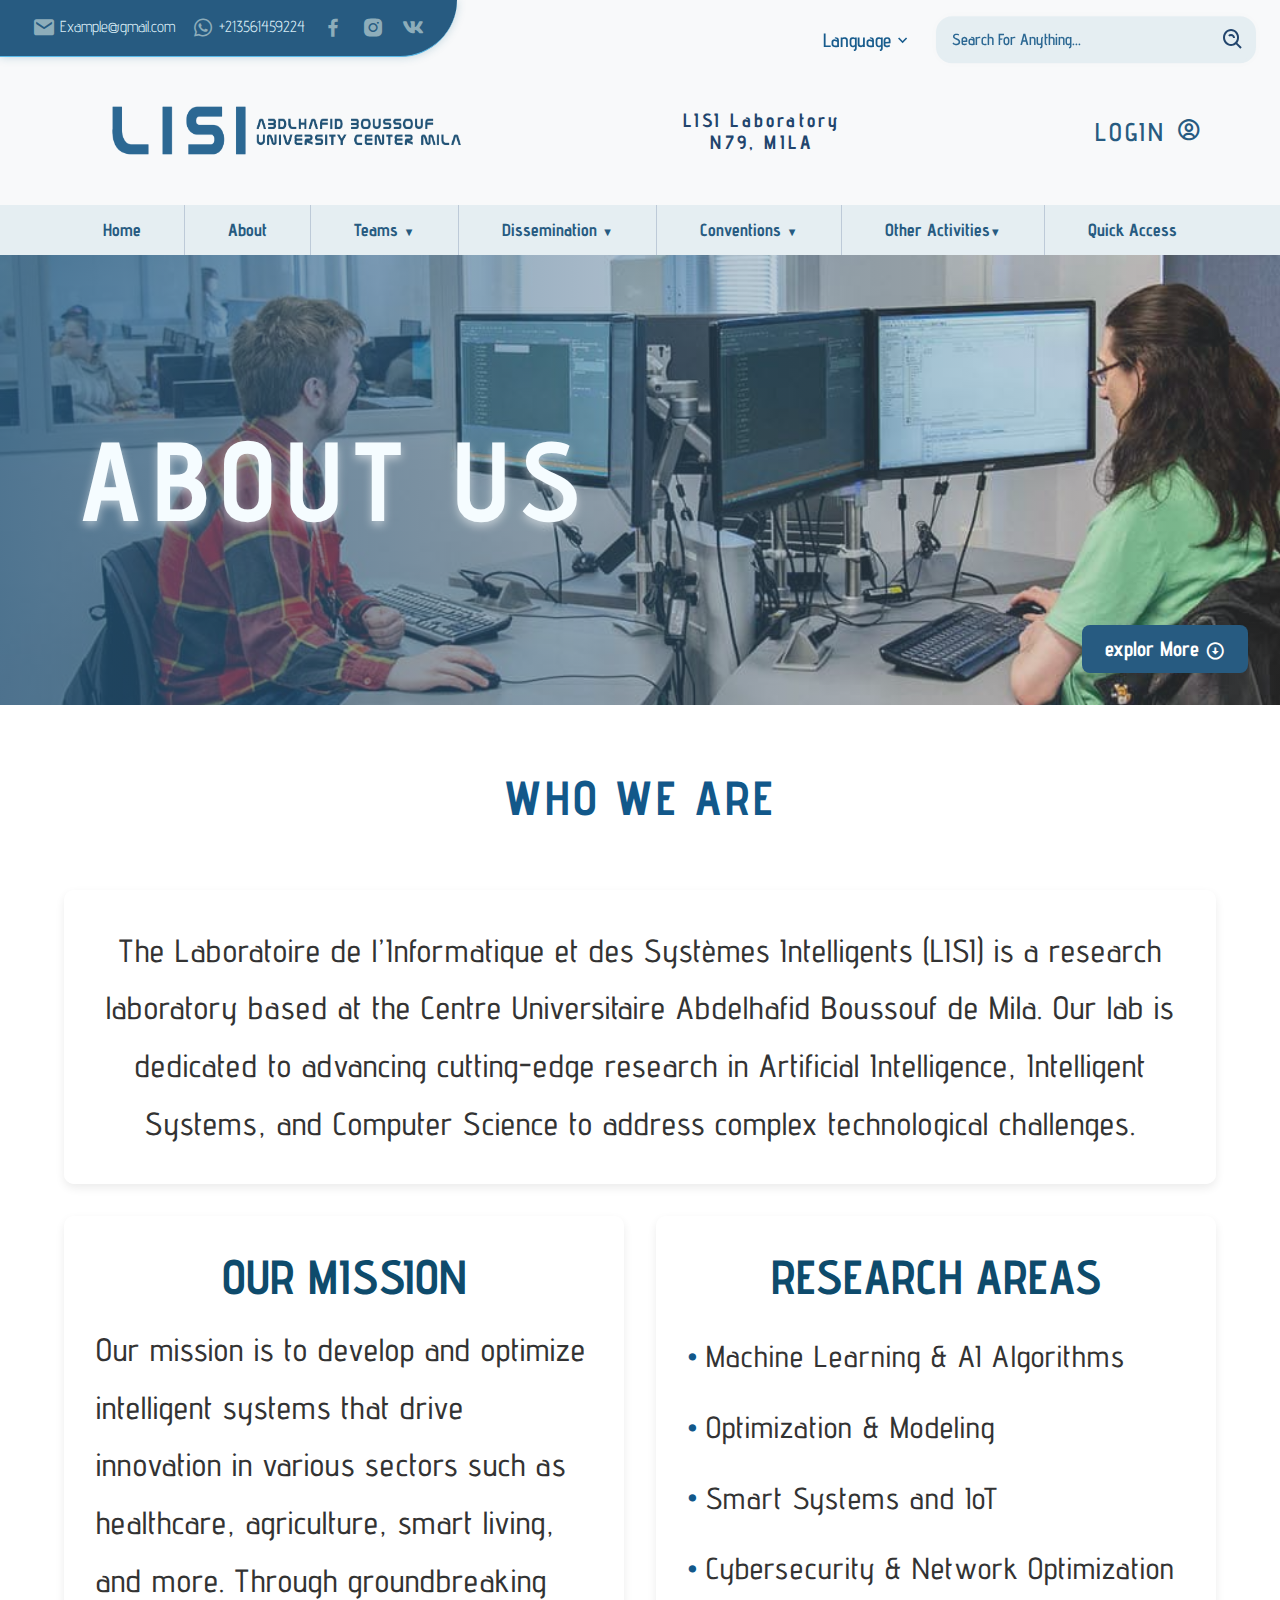
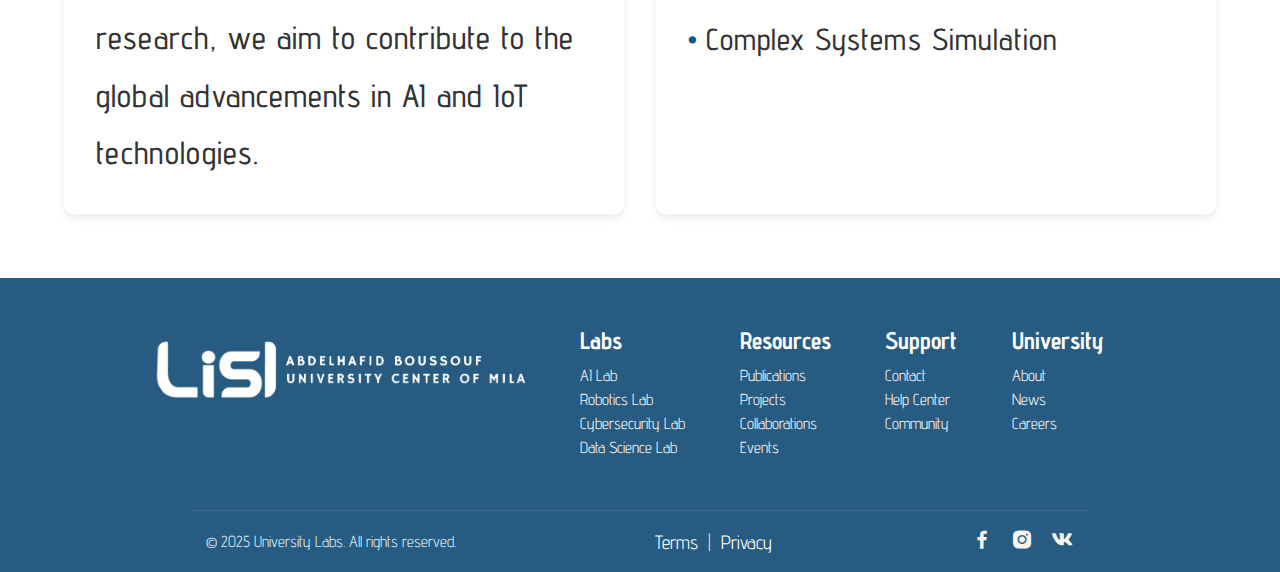
<file: about.html>
<!DOCTYPE html>
<html lang="en">

<head>
    <meta charset="UTF-8">
    <meta name="viewport" content="width=device-width, initial-scale=1.0">
    <title>LISI | About</title>
    <link rel="stylesheet" href="style.css">
    <link rel="stylesheet" href="aboutstyle.css">
    <link rel="stylesheet" href="responsive.css">
    <link href='https://unpkg.com/boxicons@2.1.4/css/boxicons.min.css' rel='stylesheet'>
    <link rel="stylesheet"
        href="https://fonts.googleapis.com/css2?family=Material+Symbols+Outlined:opsz,wght,FILL,GRAD@24,400,0,0&icon_names=widgets" />
    <link rel="preload" as="Image" href="Data/other/main.jpg">
</head>

<body>
    <!--Loading Screen-->
    <div id="loading-screen">
        <div class="loader"></div>
    </div>
    <!--Top Bar-->
    <div class="top-bar">
        <div class="leftlist">
            <span><i class='bx bxs-envelope'></i> Example@gmail.com</span>
            <span><i class='bx bxl-whatsapp'></i> +213561459224</span>
            <a href="#"><i class='bx bxl-facebook'></i></a>
            <a href="#"><i class='bx bxl-instagram-alt'></i></a>
            <a href="#"><i class='bx bxl-vk'></i></a>
        </div>
        <div class="rightlist">
            <!-- Language Dropdown -->
            <div class="lang">
                <label class="lang-btn">Language <i class='bx bx-chevron-down'></i></label>
                <ul class="lang-menu">
                    <li><a href="#">English</a></li>
                    <li><a href="#">Arabic</a></li>
                    <li><a href="#">Français</a></li>
                </ul>
            </div>
            <!-- Search Box -->
            <div class="searchbox">
                <input type="search" name="search" placeholder="Search For Anything...">
                <i class='bx bx-search-alt'></i>
            </div>
        </div>
    </div>
    <!--Header Menu-->
    <header>
        <div class="logo">
            <a href="index.html"><img src="Data/LOGO/LOGO MODERN1.png"></a>
        </div>
        <div class="location">
            <p>LISI Laboratory <br>N79, MILA</br></p>
        </div>
        <div class="login">
            <a href="login.html" class="loginlink"> <button>LOGIN <i class='bx bx-user-circle'></i></button></a>
        </div>

        <div class="mobile-nav">
            <div class="menu-open-close">
                <i id="menuicon" class='bx bx-menu-alt-right'></i>
            </div>
            <div class="menu" id="menu">
                <i id="xicon" class='bx bx-x'></i>
                <ul>
                    <li><a href="index.html"><i class='bx bx-arrow-back'></i> HOME</a></li>
                    <li><a href="about.html"><i class='bx bx-arrow-back'></i> ABOUT</a></li>
                    <li><a href="index.html#teams-container"><i class='bx bx-arrow-back'></i> TEAMS</a></li>
                    <li><a href="dissemination.html"><i class='bx bx-arrow-back'></i> DISSEMINATION</a></li>
                    <li><a href="conventions.html"><i class='bx bx-arrow-back'></i> CONVENTIONS</a></li>
                    <li><a href="activities.html"><i class='bx bx-arrow-back'></i> OTHER ACTIVITIES</a></li>
                    <li><a href="#"><i class='bx bx-search'></i> Search</a></li>
                    <li><a href="#"><i class='bx bx-globe'></i> Language</a></li>
                    <li><a href="login.html"><i class='bx bx-log-in'></i> LOGIN</a></li>
                </ul>
            </div>
        </div>
    </header>
    <!--Navigation menu-->
    <nav>
        <ul class="flist">
            <li><a href="index.html">Home</a></li>
            <li><a href="about.html">About</a></li>
            <li class="dropdown">
                <a href="index.html#teams-container">Teams <span>▼</span></a>
                <ul class="dropdown-menu">
                    <li class="dropdownsub"><a href="#">Optima <span>►</span></a>
                        <ul class="dropdown-submenu">
                            <li><a href="team.html#team-general">Discription</a></li>
                            <li><a href="team.html#team-goals">Goels</a></li>
                            <li><a href="team.html#team-members">Members</a></li>
                        </ul>
                    </li>
                    <li class="dropdownsub"><a href="#">Team <span>►</span></a>
                        <ul class="dropdown-submenu">
                            <li><a href="#"> Discription</a></li>
                            <li><a href="#">Goels</a></li>
                            <li><a href="#">Members</a></li>
                        </ul>
                    </li>
                    <li class="dropdownsub"><a href="#">Team <span>►</span></a>
                        <ul class="dropdown-submenu">
                            <li><a href="#"> Discription</a></li>
                            <li><a href="#">Goels</a></li>
                            <li><a href="#">Members</a></li>
                        </ul>
                    </li>
                    <li class="dropdownsub"><a href="#">Team <span>►</span></a>
                        <ul class="dropdown-submenu">
                            <li><a href="#"> Discription</a></li>
                            <li><a href="#">Goels</a></li>
                            <li><a href="#">Members</a></li>
                        </ul>
                    </li>
                </ul>
            </li>
            <li class="dropdown">
                <a href="#">Dissemination <span>▼</span></a>
                <ul class="dropdown-menu">
                    <li><a href="#">Conferences</a></li>
                    <li><a href="#">Journals</a></li>
                    <li><a href="#">Books</a></li>
                </ul>
            </li>
            <li class="dropdown">
                <a href="#">Conventions <span>▼</span></a>
                <ul class="dropdown-menu">
                    <li><a href="#">National</a></li>
                    <li><a href="#">InterNational</a></li>
                </ul>
            </li>
            <li class="dropdown">
                <a href="#">Other Activities<span>▼</span></a>
                <ul class="dropdown-menu">
                    <li><a href="#">National Couf</a></li>
                    <li><a href="#">InterNational Couf</a></li>
                </ul>
            </li>
            <li class="dropdown"><a href="#">Quick Access</a>
                <ul class="dropdown-menu">
                    <li><a href="#firstsection"><i class='bx bxs-book-bookmark'></i> Discription </a></li>
                    <li><a href="#news-section"><i class='bx bx-news'></i> News</a></li>
                    <li><a href="#current-labs"><i class='bx bxs-component'></i> Labs</a></li>
                    <li><a href="#teams-container"><i class='bx bxs-group'></i> Teams</a></li>
                    <li><a href="#footer"><i class='bx bxs-contact'></i> Contacts</a></li>
                </ul>
            </li>
        </ul>
    </nav>

    <section class="mainsection">
        <p>ABOUT US</p>
        <div class="explor">
            <label>explor More <i class='bx bx-down-arrow-circle'></i></label>
        </div>
    </section>

    <div id="about-container" class="about-container">

        <div class="title">
            <h1>Who We Are</h1>
        </div>

        <div class="Discription" id="Discription">
            <p>The Laboratoire de l’Informatique et des Systèmes Intelligents (LISI) is a research laboratory based at
                the Centre Universitaire Abdelhafid Boussouf de Mila. Our lab is dedicated to advancing cutting-edge
                research in Artificial Intelligence, Intelligent Systems, and Computer Science to address complex
                technological challenges.</p>
        </div>

        <div class="mission" id="mission">
            <h2>Our Mission</h2>
            <p>Our mission is to develop and optimize intelligent systems that drive innovation in various sectors such
                as healthcare, agriculture, smart living, and more. Through groundbreaking research, we aim to
                contribute to the global advancements in AI and IoT technologies.</p>
        </div>

        <div class="research">
            <h2>Research Areas</h2>
            <ul>
                <li>Machine Learning & AI Algorithms</li>
                <li>Optimization & Modeling</li>
                <li>Smart Systems and IoT</li>
                <li>Cybersecurity & Network Optimization</li>
                <li>Complex Systems Simulation</li>
            </ul>
        </div>

    </div>

    <!-- Footer -->
    <div class="footer_container" id="footer">
        <footer class="footer">
            <div class="footer-content">
                <div class="footer-top">
                    <div class="whitelogo">
                        <img src="Data/LOGO/logowhite.png" alt="University Labs Logo">
                    </div>
                    <div class="footer-columns">
                        <div class="footer-column">
                            <strong>Labs</strong>
                            <a href="#">AI Lab</a>
                            <a href="#">Robotics Lab</a>
                            <a href="#">Cybersecurity Lab</a>
                            <a href="#">Data Science Lab</a>
                        </div>
                        <div class="footer-column">
                            <strong>Resources</strong>
                            <a href="#">Publications</a>
                            <a href="#">Projects</a>
                            <a href="#">Collaborations</a>
                            <a href="#">Events</a>
                        </div>
                        <div class="footer-column">
                            <strong>Support</strong>
                            <a href="#">Contact</a>
                            <a href="#">Help Center</a>
                            <a href="#">Community</a>
                        </div>
                        <div class="footer-column">
                            <strong>University</strong>
                            <a href="#">About</a>
                            <a href="#">News</a>
                            <a href="#">Careers</a>
                        </div>
                    </div>
                </div>
            </div>
            <div class="footer-bottom">
                <span>&copy; 2025 University Labs. All rights reserved.</span>
                <div class="footer-links">
                    <a href="#">Terms</a> | <a href="#">Privacy</a>
                </div>
                <div class="footer-social">
                    <a href="#"><i class='bx bxl-facebook'></i></a>
                    <a href="#"><i class='bx bxl-instagram-alt'></i></a>
                    <a href="#"><i class='bx bxl-vk'></i></a>
                </div>
            </div>
        </footer>
    </div>

    <script src="main.js"></script>
</body>

</html>
</file>
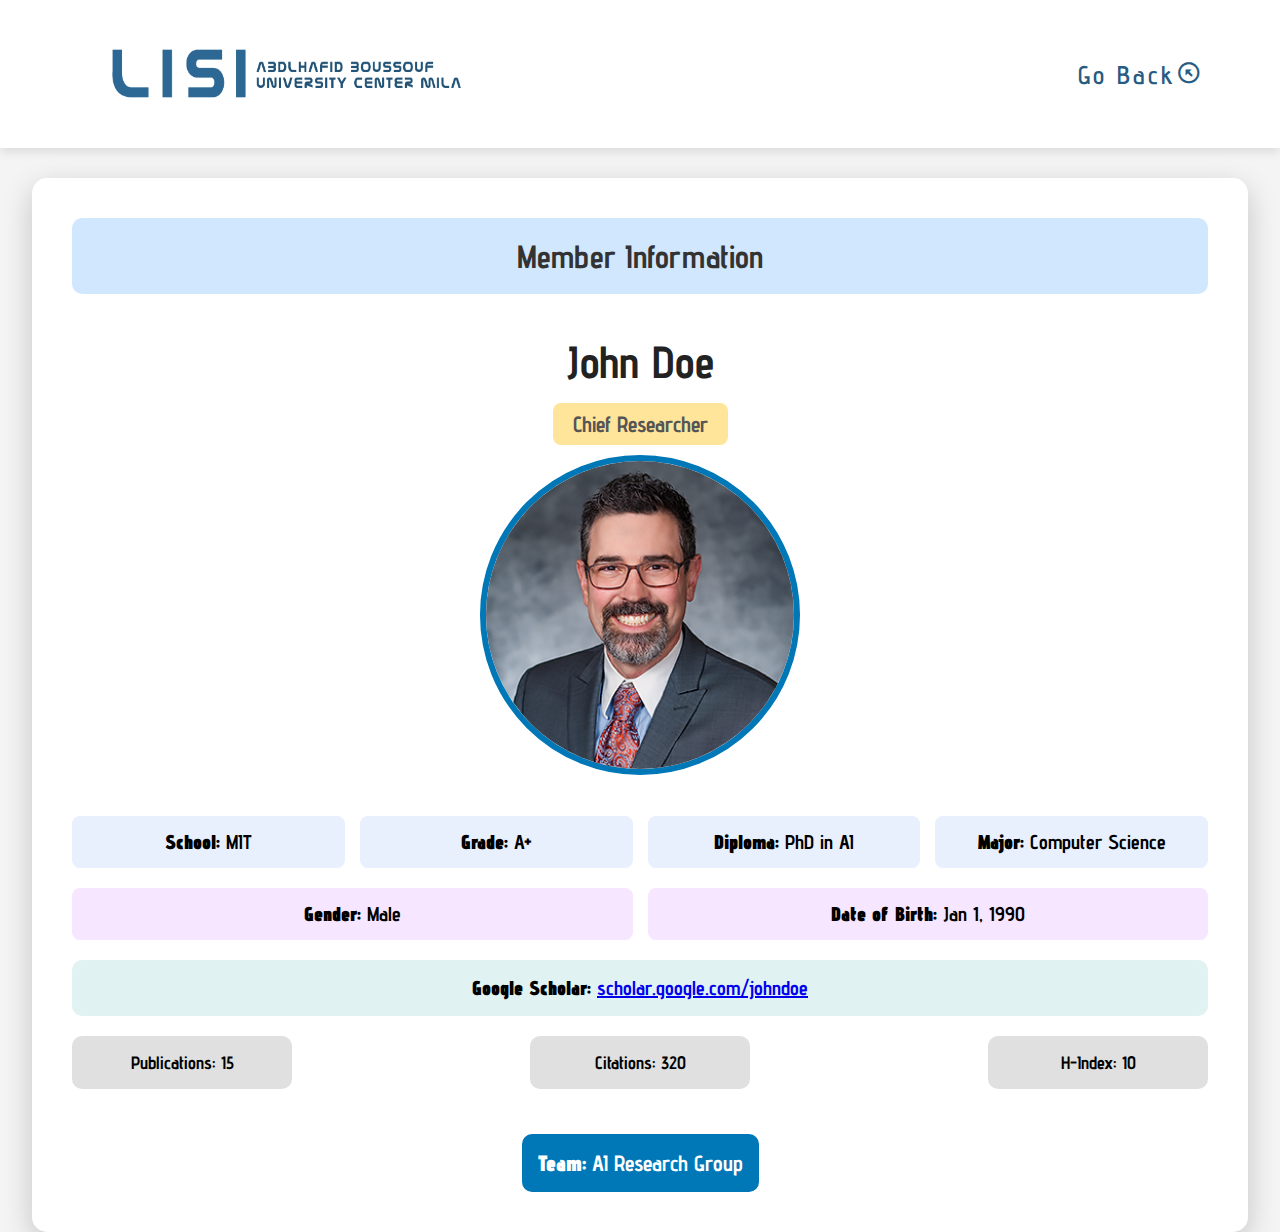
<file: member.html>
<!DOCTYPE html>
<html lang="en">

<head>
    <meta charset="UTF-8">
    <meta name="viewport" content="width=device-width, initial-scale=1.0">
    <title>LISI | Home</title>
    <link rel="stylesheet" href="style.css">
    <link rel="stylesheet" href="member.css">
    <link rel="stylesheet" href="responsive.css">
    <link href='https://unpkg.com/boxicons@2.1.4/css/boxicons.min.css' rel='stylesheet'>
    <link rel="stylesheet"
        href="https://fonts.googleapis.com/css2?family=Material+Symbols+Outlined:opsz,wght,FILL,GRAD@24,400,0,0&icon_names=widgets" />
    <link rel="preload" as="image" href="Data/other/main.jpg">
    <link rel="preload" as="image" href="Data/other/main.png">
    <link rel="preload" as="image" href="Data/other/main3.jpg">
    <link rel="preload" as="image" href="Data/other/main4.jpg">
    <link rel="preload" as="image" href="Data/other/main5.jpg">
    <link rel="preload" as="image" href="Data/other/main6.jpg">
    <script src="main.js"></script>
</head>
<body>
    <!--Loading Screen-->
    <div id="loading-screen">
        <div class="loader"></div>
    </div>
 
    
    <!--Header Menu-->
    <header>
        <div class="logo">
            <img src="Data/LOGO/LOGO MODERN1.png">
        </div>
        <div class="goback">
            <a href="index.html" class="goback"> <button>Go Back<i class='bx bx-left-top-arrow-circle'></i></button></a>
        </div>
    </header>
    <div class="container">
        <div class="profile-card">
            <!-- 📢 Member Information Title -->
            <div class="member-info-title">Member Information</div>
    
            <!-- 📸 Profile Image + Name in One Column -->
            <div class="profile-image-container">
                <h2>John Doe</h2>
                <p class="member-role">Chief Researcher</p> <!-- 🔥 Role Added Here -->
                <img src="Data/members/tets.jfif" alt="Member Photo" class="profile-img">
            </div>
    
            <div class="profile-content">
                <!-- 🏫 School, Grade, Diploma, Major in One Row -->
                <div class="profile-row">
                    <p><strong>School:</strong> MIT</p>
                    <p><strong>Grade:</strong> A+</p>
                    <p><strong>Diploma:</strong> PhD in AI</p>
                    <p><strong>Major:</strong> Computer Science</p>
                </div>
    
                <!-- 👫 Gender & Date of Birth in One Row -->
                <div class="personal-info">
                    <p><strong>Gender:</strong> Male</p>
                    <p><strong>Date of Birth:</strong> Jan 1, 1990</p>
                </div>
    
                <!-- 🔹 Google Scholar -->
                <div class="google-scholar">
                    <p><strong>Google Scholar:</strong> 
                        <a href="#" target="_blank">scholar.google.com/johndoe</a>
                    </p>
                </div>
    
                <!-- 📊 Stats -->
                <div class="stats">
                    <div><i class="fa-solid fa-file"></i> Publications: 15</div>
                    <div><i class="fa-solid fa-quote-right"></i> Citations: 320</div>
                    <div><i class="fa-solid fa-chart-line"></i> H-Index: 10</div>
                </div>
    
                <!-- 🎯 Highlighted Team Section (NOW INSIDE THE CARD) -->
                <div class="team-info">
                    <p><strong>Team:</strong> AI Research Group</p>
                </div>
            </div>
        </div>
    </div>
    
    
    
</body>
</file>
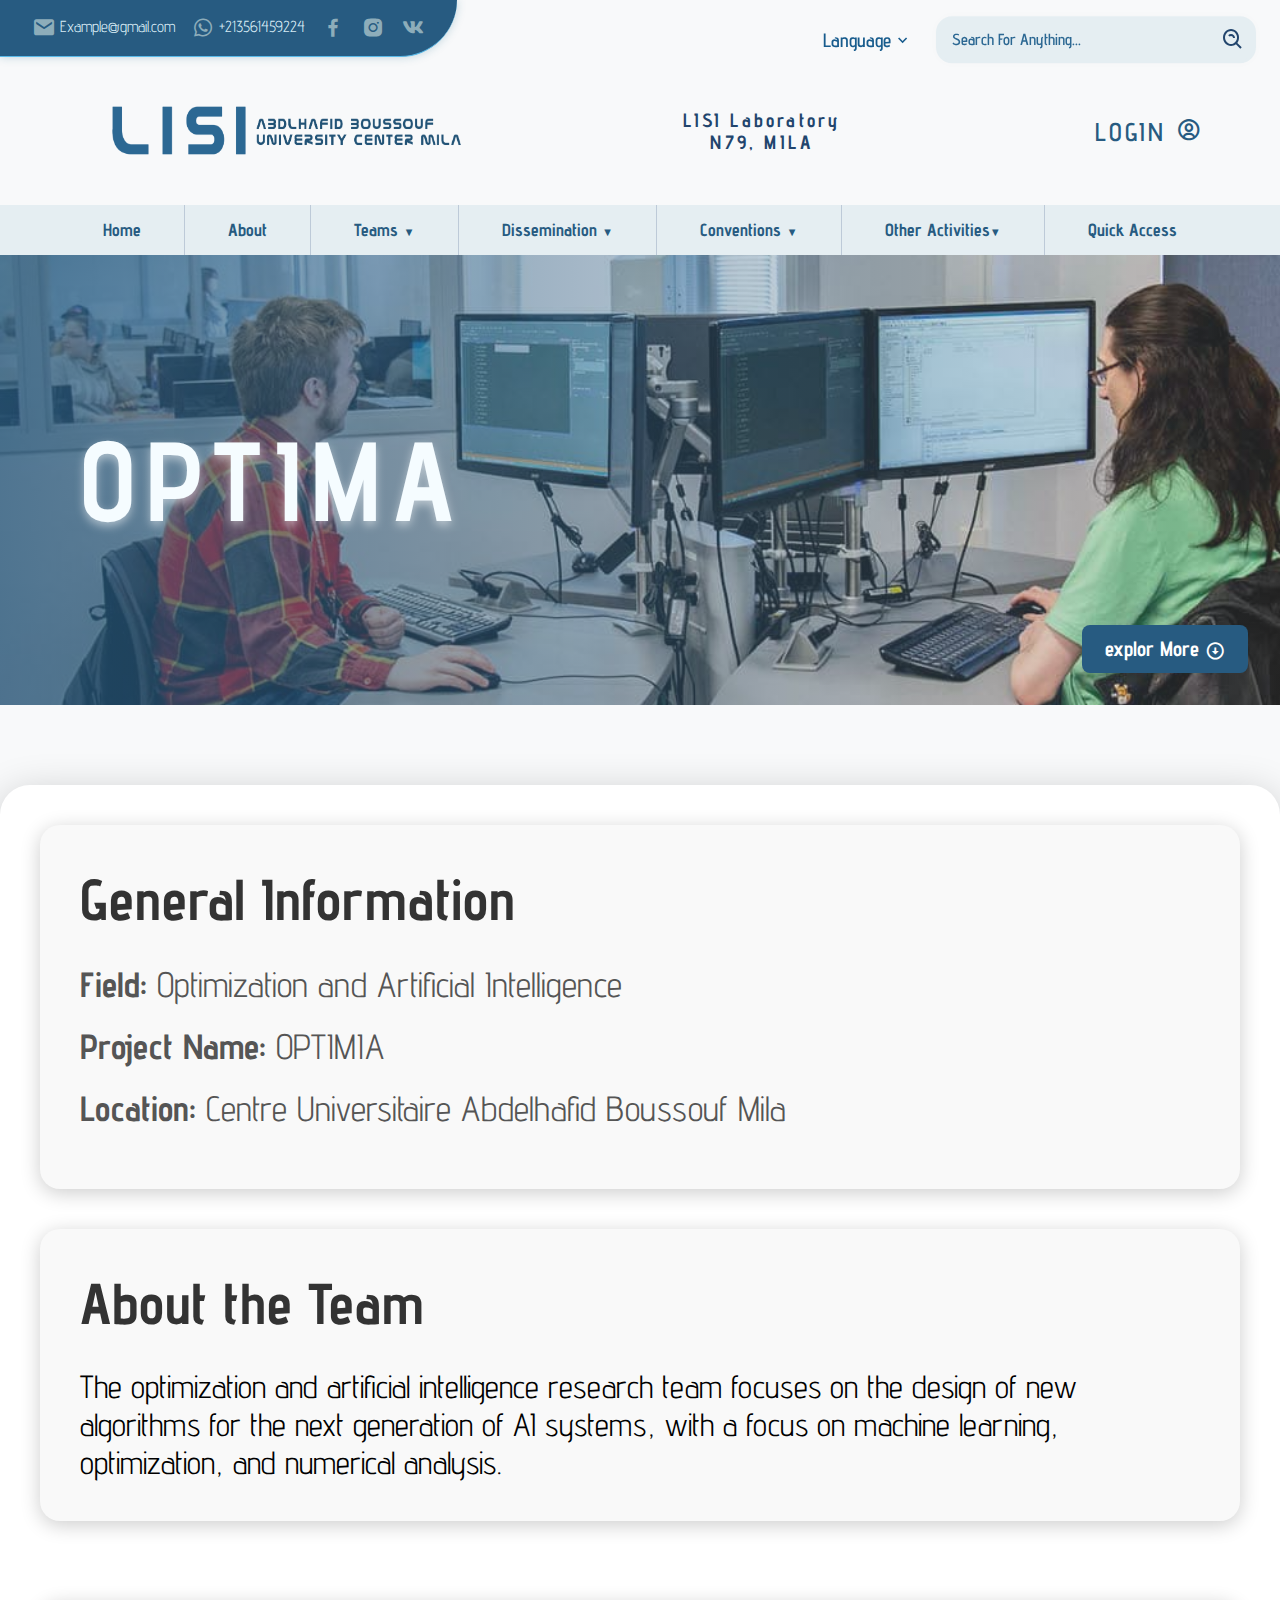
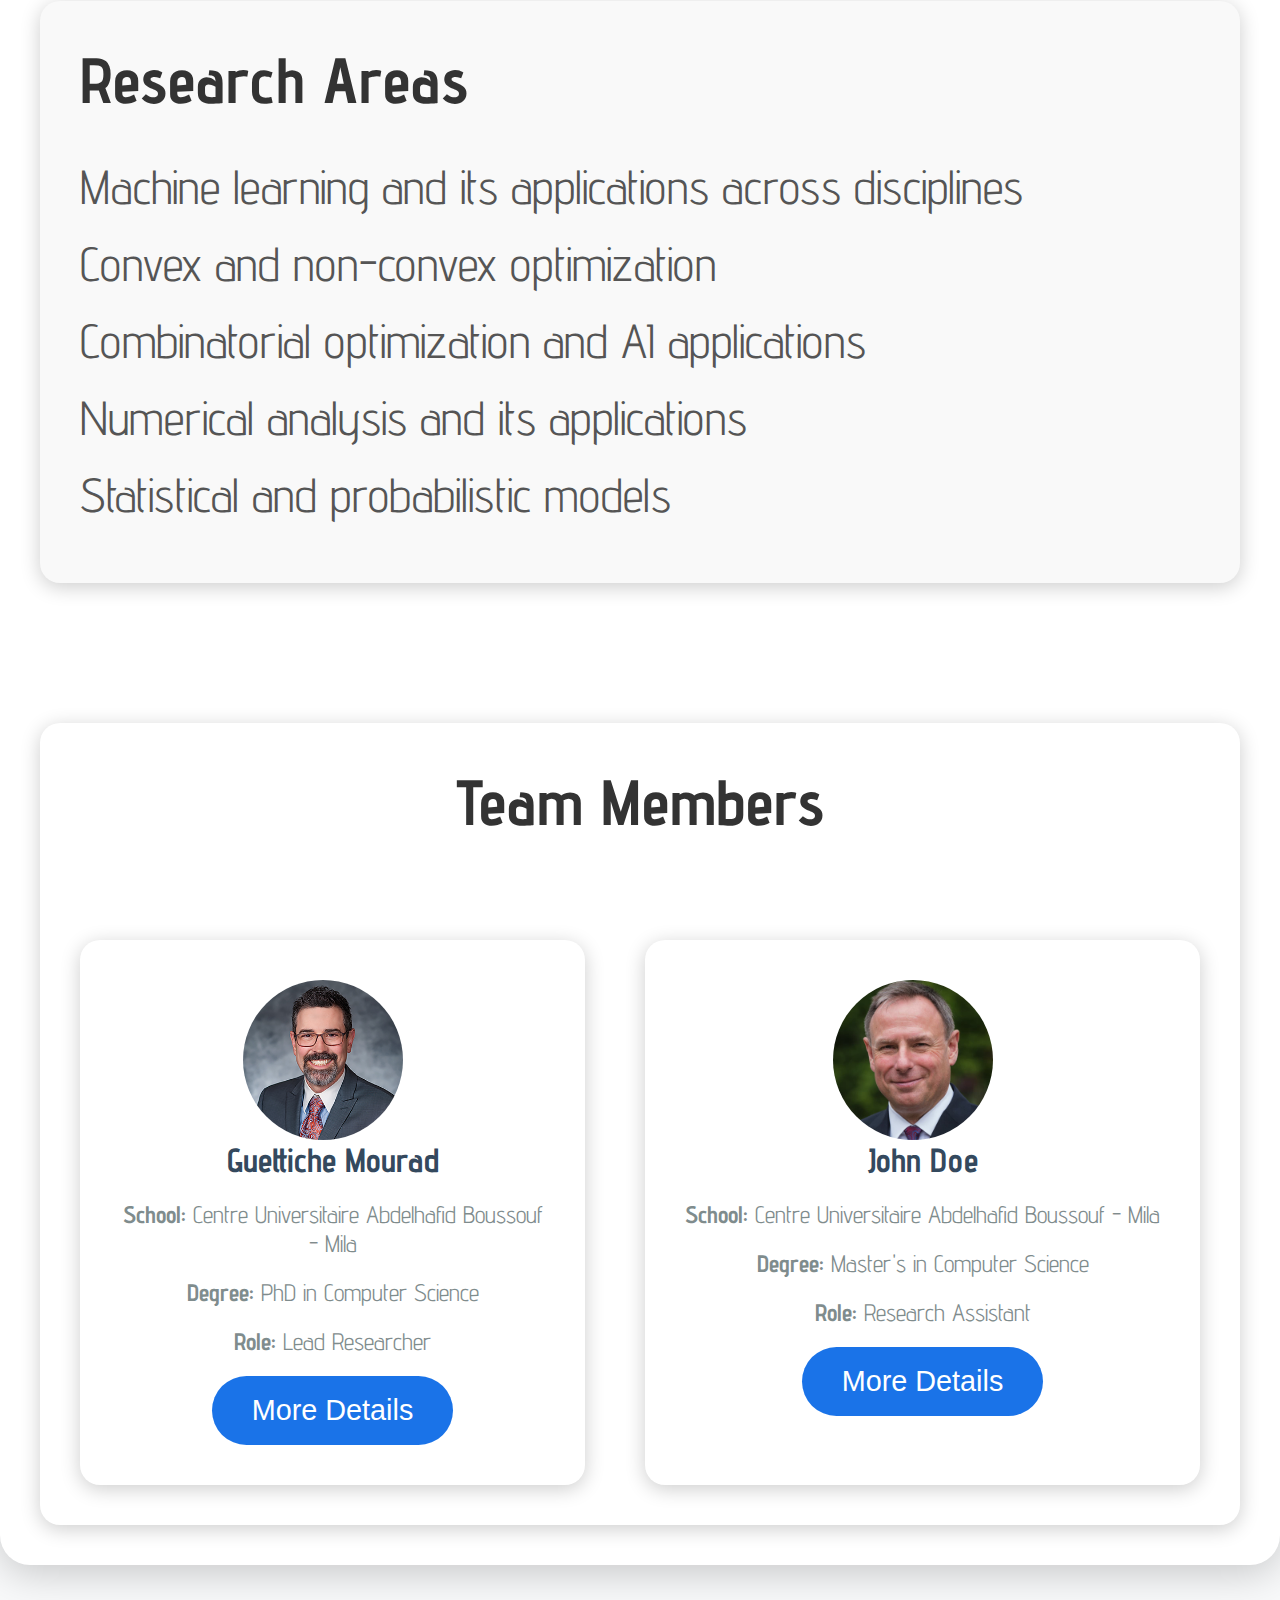
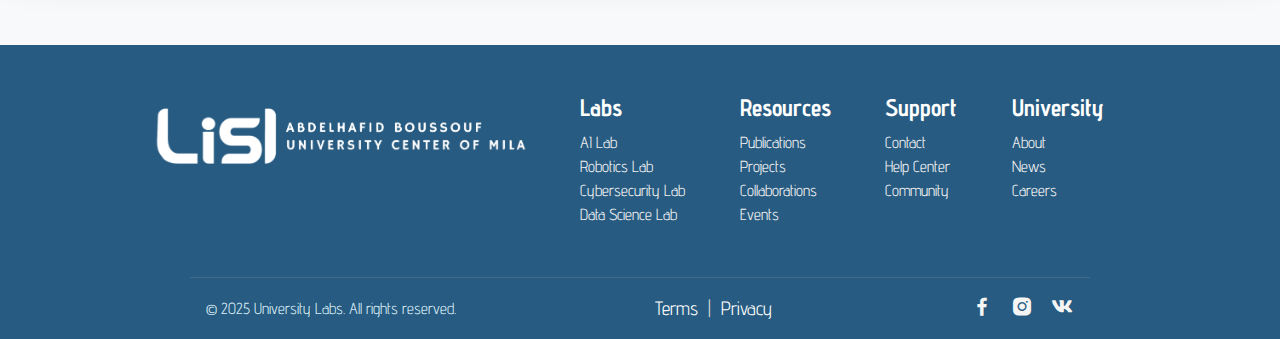
<file: team.html>
<!DOCTYPE html>
<html lang="en">

<head>
    <meta charset="UTF-8">
    <meta name="viewport" content="width=device-width, initial-scale=1.0">
    <title>LISI | Team</title>
    <link rel="stylesheet" href="style.css">
    <link rel="stylesheet" href="teamstyle.css">
    <link rel="stylesheet" href="responsive.css">
    <link href='https://unpkg.com/boxicons@2.1.4/css/boxicons.min.css' rel='stylesheet'>
    <link rel="stylesheet"
        href="https://fonts.googleapis.com/css2?family=Material+Symbols+Outlined:opsz,wght,FILL,GRAD@24,400,0,0&icon_names=widgets" />
    <link rel="preload" as="Image" href="Data/other/main.jpg">
</head>

<body>
    <!--Loading Screen-->
    <div id="loading-screen">
        <div class="loader"></div>
    </div>
    <!--Top Bar-->
    <div class="top-bar">
        <div class="leftlist">
            <span><i class='bx bxs-envelope'></i> Example@gmail.com</span>
            <span><i class='bx bxl-whatsapp'></i> +213561459224</span>
            <a href="#"><i class='bx bxl-facebook'></i></a>
            <a href="#"><i class='bx bxl-instagram-alt'></i></a>
            <a href="#"><i class='bx bxl-vk'></i></a>
        </div>
        <div class="rightlist">
            <!-- Language Dropdown -->
            <div class="lang">
                <label class="lang-btn">Language <i class='bx bx-chevron-down'></i></label>
                <ul class="lang-menu">
                    <li><a href="#">English</a></li>
                    <li><a href="#">Arabic</a></li>
                    <li><a href="#">Français</a></li>
                </ul>
            </div>
            <!-- Search Box -->
            <div class="searchbox">
                <input type="search" name="search" placeholder="Search For Anything...">
                <i class='bx bx-search-alt'></i>
            </div>
        </div>
    </div>
    <!--Header Menu-->
    <header>
        <div class="logo">
            <a href="index.html"><img src="Data/LOGO/LOGO MODERN1.png"></a> 
                </div>
        <div class="location">
            <p>LISI Laboratory <br>N79, MILA</br></p>
        </div>
        <div class="login">
            <a href="login.html" class="loginlink"> <button>LOGIN <i class='bx bx-user-circle'></i></button></a>
        </div>

        <div class="mobile-nav" >
            <div class="menu-open-close"> 
                <i id="menuicon"  class='bx bx-menu-alt-right'></i>
            </div>
            <div class="menu" id="menu">
                <i id="xicon" class='bx bx-x' ></i>
                <ul>
                    <li><a href="index.html"><i class='bx bx-arrow-back'></i> HOME</a></li>
                    <li><a href="about.html"><i class='bx bx-arrow-back'></i> ABOUT</a></li>
                    <li><a href="index.html#teams-container"><i class='bx bx-arrow-back'></i> TEAMS</a></li>
                    <li><a href="dissemination.html"><i class='bx bx-arrow-back'></i> DISSEMINATION</a></li>
                    <li><a href="conventions.html"><i class='bx bx-arrow-back'></i> CONVENTIONS</a></li>
                    <li><a href="activities.html"><i class='bx bx-arrow-back'></i> OTHER ACTIVITIES</a></li>
                    <li><a href="#"><i class='bx bx-search'></i> Search</a></li>
                    <li><a href="#"><i class='bx bx-globe'></i> Language</a></li>
                    <li><a href="login.html"><i class='bx bx-log-in'></i> LOGIN</a></li>
                </ul>
            </div>
        </div>
    </header>
    <!--Navigation menu-->
    <nav>
        <ul class="flist">
            <li><a href="index.html">Home</a></li>
            <li><a href="about.html">About</a></li>
            <li class="dropdown">
                <a href="index.html#teams-container">Teams <span>▼</span></a>
                <ul class="dropdown-menu">
                    <li class="dropdownsub"><a href="#">Optima  <span>►</span></a>
                        <ul class="dropdown-submenu">
                            <li><a href="team.html#team-general" >Discription</a></li>
                            <li><a href="team.html#team-goals">Goels</a></li>
                            <li><a href="team.html#team-members">Members</a></li>
                        </ul>
                    </li>
                    <li class="dropdownsub"><a href="#">Team <span>►</span></a>
                        <ul class="dropdown-submenu">
                            <li><a href="#"> Discription</a></li>
                            <li><a href="#">Goels</a></li>
                            <li><a href="#">Members</a></li>
                        </ul>
                    </li>
                    <li class="dropdownsub"><a href="#">Team <span>►</span></a>
                        <ul class="dropdown-submenu">
                            <li><a href="#"> Discription</a></li>
                            <li><a href="#">Goels</a></li>
                            <li><a href="#">Members</a></li>
                        </ul>
                    </li>
                    <li class="dropdownsub"><a href="#">Team <span>►</span></a>
                        <ul class="dropdown-submenu">
                            <li><a href="#"> Discription</a></li>
                            <li><a href="#">Goels</a></li>
                            <li><a href="#">Members</a></li>
                        </ul>
                    </li>
                </ul>
            </li>
            <li class="dropdown">
                <a href="#">Dissemination <span>▼</span></a>
                <ul class="dropdown-menu">
                    <li><a href="#">Conferences</a></li>
                    <li><a href="#">Journals</a></li>
                    <li><a href="#">Books</a></li>
                </ul>
            </li>
            <li class="dropdown">
                <a href="#">Conventions <span>▼</span></a>
                <ul class="dropdown-menu">
                    <li><a href="#">National</a></li>
                    <li><a href="#">InterNational</a></li>
                </ul>
            </li>
            <li class="dropdown">
                <a href="#">Other Activities<span>▼</span></a>
                <ul class="dropdown-menu">
                    <li><a href="#">National Couf</a></li>
                    <li><a href="#">InterNational Couf</a></li>
                </ul>
            </li>
            <li class="dropdown"><a href="#">Quick Access</a>
                <ul class="dropdown-menu">
                    <li><a href="#firstsection"><i class='bx bxs-book-bookmark'></i> Discription </a></li>
                    <li><a href="#news-section"><i class='bx bx-news'></i> News</a></li>
                    <li><a href="#current-labs"><i class='bx bxs-component'></i> Labs</a></li>
                    <li><a href="#teams-container"><i class='bx bxs-group'></i> Teams</a></li>
                    <li><a href="#footer"><i class='bx bxs-contact'></i> Contacts</a></li>
                </ul>
            </li>
        </ul>
    </nav>
    <section class="mainsection">
        <p>OPTIMA</p>
        <div class="explor">
            <label>explor More <i class='bx bx-down-arrow-circle'></i></label>
        </div>
    </section>

    <div class="team-page">
        <div class="team-general-about">
            <div class="team-general" id="team-general">
                <h2>General Information</h2>
                <ul>
                    <li><strong>Field:</strong> Optimization and Artificial Intelligence</li>
                    <li><strong>Project Name:</strong> OPTIMIA</li>
                    <li><strong>Location:</strong> Centre Universitaire Abdelhafid Boussouf Mila</li>
                </ul>
            </div>
    
            <div class="team-description">
                <h3>About the Team</h3>
                <p>The optimization and artificial intelligence research team focuses on the design of new algorithms for the next generation of AI systems, with a focus on machine learning, optimization, and numerical analysis.</p>
            </div>
        </div>
    
        <div class="team-goals" id="team-goals">
            <h3>Research Areas</h3>
            <ul>
                <li>Machine learning and its applications across disciplines</li>
                <li>Convex and non-convex optimization</li>
                <li>Combinatorial optimization and AI applications</li>
                <li>Numerical analysis and its applications</li>
                <li>Statistical and probabilistic models</li>
            </ul>
        </div>
    
        <div class="team-members" id="team-members">
            <h2>Team Members</h2>
            <div class="member-item">
                <div class="photo">
                    <img src="Data/members/tets.jfif" alt="Guettiche Mourad">
                </div>
                <div class="member-info">
                    <h4>Guettiche Mourad</h4>
                    <p><strong>School:</strong> Centre Universitaire Abdelhafid Boussouf - Mila</p>
                    <p><strong>Degree:</strong> PhD in Computer Science</p>
                    <p><strong>Role:</strong> Lead Researcher</p>
                  <a href="member.html"><button class="more-details">More Details</button></a>  
                </div>
            </div>
            <div class="member-item">
                <div class="photo">
                    <img src="Data/members/john-innes.jpg" alt="John Doe">
                </div>
                <div class="member-info">
                    <h4>John Doe</h4>
                    <p><strong>School:</strong> Centre Universitaire Abdelhafid Boussouf - Mila</p>
                    <p><strong>Degree:</strong> Master's in Computer Science</p>
                    <p><strong>Role:</strong> Research Assistant</p>
                    <button class="more-details">More Details</button>
                </div>
            </div>
        </div>
        
    </div>
    <div class="footer_container" id="footer">
        <footer class="footer">
            <div class="footer-content">
                <div class="footer-top">
                    <div class="whitelogo">
                        <img src="Data/LOGO/logowhite.png" alt="University Labs Logo">
                    </div>
                    <div class="footer-columns">
                        <div class="footer-column">
                            <strong>Labs</strong>
                            <a href="#">AI Lab</a>
                            <a href="#">Robotics Lab</a>
                            <a href="#">Cybersecurity Lab</a>
                            <a href="#">Data Science Lab</a>
                        </div>
                        <div class="footer-column">
                            <strong>Resources</strong>
                            <a href="#">Publications</a>
                            <a href="#">Projects</a>
                            <a href="#">Collaborations</a>
                            <a href="#">Events</a>
                        </div>
                        <div class="footer-column">
                            <strong>Support</strong>
                            <a href="#">Contact</a>
                            <a href="#">Help Center</a>
                            <a href="#">Community</a>
                        </div>
                        <div class="footer-column">
                            <strong>University</strong>
                            <a href="#">About</a>
                            <a href="#">News</a>
                            <a href="#">Careers</a>
                        </div>
                    </div>
                </div>
            </div>
            <div class="footer-bottom">
                <span>&copy; 2025 University Labs. All rights reserved.</span>
                <div class="footer-links">
                    <a href="#">Terms</a> | <a href="#">Privacy</a>
                </div>
                <div class="footer-social">
                    <a href="#"><i class='bx bxl-facebook'></i></a>
                    <a href="#"><i class='bx bxl-instagram-alt'></i></a>
                    <a href="#"><i class='bx bxl-vk'></i></a>
                </div>
            </div>
        </footer>
    </div>
    <script src="main.js"></script>
<script src="team.js"></script>


</body>

</html>
</file>
<file: style.css>
@import url('https://fonts.googleapis.com/css2?family=Advent+Pro:ital,wght@0,100..900;1,100..900&display=swap');

html {
    scroll-behavior: smooth;
}

* {
    box-sizing: border-box;
    padding: 0;
    margin: 0;
}



::-webkit-scrollbar {
    width: 12px;
}


::-webkit-scrollbar-track {
    background: rgba(216, 216, 216, 0.164);
}


::-webkit-scrollbar-thumb {
    background-color: rgba(170, 170, 170, 0.724);
    border-radius: 15px;
    border: 2px solid #20151500;
    transition: all .2s ease-in-out;
}


::-webkit-scrollbar-thumb:hover {
    background-color: rgb(0, 101, 183);
}


body {
    background-color: #f8f9fa;
    overflow-x: hidden;
    font-family: "Advent Pro", sans-serif !important;
}


#loading-screen {
    position: fixed;
    width: 100%;
    height: 100%;
    background: #edf1f3;
    display: flex;
    justify-content: center;
    align-items: center;
    font-size: 24px;
    z-index: 9999;
    transition: opacity 1s ease-in-out;
}


.loader {
    width: 50px;
    height: 50px;
    border: 5px solid transparent;
    border-top: 5px solid #2c6893;
    border-radius: 50%;
    animation: spin 1s linear infinite;
}


@keyframes spin {
    0% {
        transform: rotate(0deg);
    }

    100% {
        transform: rotate(360deg);
    }
}


.site-content {
    display: none;
    opacity: 0;
    background: #edf1f3;
    transition: opacity 1s ease-in-out;
}


.fade-in {
    opacity: 1 !important;
}


.fade-out {
    opacity: 0 !important;
}

.top-bar {
    width: 100%;
    display: flex;
    align-items: center;
    justify-content: space-between;
    font-family: "Advent Pro", sans-serif;
    background-color:#fdfdfd00;

}

.top-bar .leftlist {
    background-color: #275B81;
    border-bottom: 0.025rem solid rgb(89, 185, 232);
    border-radius: 0 0 5rem 0;
    box-shadow: 0 0 0.625rem rgba(24, 102, 135, 0.25);
    transition: transform 0.3s ease-in-out, background-color 0.3s ease-in-out;
    display: flex;
    align-items: center;
    justify-content: center;
    padding: 1rem 3rem;
    gap: 2rem;
}


.top-bar .leftlist:hover {
    transform: scale(1.02);
    background-color: #2c6893;
}

.top-bar .leftlist i {
    font-size: 2.8rem;
    color: #8dadba;
    transition: transform 0.2s ease-in-out, color 0.2s ease-in-out;
    vertical-align: middle;
}

.top-bar .leftlist i:hover {
    transform: scale(1.05);
    color: #aec9d4;
}

span {
    color: rgba(223, 241, 249, 0.965);
    font-size: 1.7rem;
}

.top-bar .rightlist {
    display: flex;
    align-items: center;
    gap: 1.5rem;
    padding: 0 3rem;
    transform: translateY(0.7rem);
    position: relative;
    z-index: 1000;
}

.lang {
    position: relative;
    display: inline-block;
    cursor: pointer;
    background-color:#fdfdfd00;
    color: #185c8d;
    padding: 1rem;
    border-radius: 8px;
        font-size: 1.7rem;
        font-weight: 600;
        transition: all .3s ease-in-out;

}

.lang-btn {
    display: flex;
    align-items: center;
    gap: 5px;
}
.lang:hover{
    transform: scale(1.05);
}
.lang-menu {
    display: flex;
    flex-direction: row;
    justify-content: space-evenly; /* Space items evenly */
    align-items: center;
    gap: 0.0rem; /* Fix: Apply gap here instead of li */
    list-style: none;
    margin: 0;
    padding: 0.5rem 1rem; /* Add some padding for better spacing */
    position: absolute;
    top: 100%;
    left: -6.5rem;
    border-radius: 15px;
    opacity: 0;
    visibility: hidden;
    transform: translateY(-10px) scale(0.95); 
    transition: opacity 0.3s ease-in-out, 
                transform 0.3s cubic-bezier(0.3, 1.5, 0.4, 1);
}


.lang-menu li {
    padding: 0.5rem;
    border-radius: 8px;
    border: #b4d4de 1px solid;
    box-shadow: 0 4px 6px rgba(0, 0, 0, 0.032);
    background-color: #24577b;
    transition: all .2s ease-in-out;
}
.lang-menu li:hover{
    transform: scale(1.03);
    background-color: #2c6893;
}

.lang:hover .lang-menu {
    opacity: 1;
    visibility: visible;
    transform: translateY(0) scale(1); /* Normal size */
}

  


.lang-menu li:last-child {
    border-bottom: none;
}

.lang-menu li a {
    display: block;
    padding: 10px;
    text-decoration: none;
    color: #d4e3e9;
}



.top-bar .rightlist .searchbox {
    position: relative;
    display: flex;
    align-items: center;
    box-shadow: 0px 0px 10px 0px rgba(0, 0, 0, 0.021);
    border: solid     #E5EEF2;
    border-radius: 1rem;
    background: #E5EEF2;
    padding: 0.4rem 1rem;
    width: 30rem;
    max-width: 100%;
    transition: transform 0.3s ease-in-out;
}
input[type="search"]::-webkit-search-cancel-button {
    display: none;
}
.top-bar .rightlist .searchbox:hover {
    transform: scale(1.03);
}

.top-bar .rightlist .searchbox input {
    font-family: "Advent Pro", sans-serif;
    border: none;
    background: transparent;
    padding: 0.6rem;
    font-size: 1.5rem;
    font-weight: 600;
    flex-grow: 1;
    outline: none;
    color: #2c6893;
    min-width: 180px;
}

.top-bar .rightlist .searchbox input::placeholder {
    color: #2c6893;
    font-size: 1.5rem;
}

.top-bar .rightlist .searchbox i {
    font-size: 2rem;
    color: rgb(34, 69, 109);
    margin-left: 0.5rem;
    transition: transform 0.2s ease-in-out;
}

.top-bar .rightlist .searchbox i:hover {
    transform: scale(1.2);
}

@keyframes fadeIn {
    from {
        opacity: 0;
        transform: translateY(-10px);
    }
    to {
        opacity: 1;
        transform: translateY(0);
    }
}

@keyframes fadeOut {
    from {
        opacity: 1;
        transform: translateY(0);
    }
    to {
        opacity: 0;
        transform: translateY(-10px);
    }
}

#searchResults.show {
    display: block;
    animation: fadeIn 0.3s ease-in-out;
}

#searchResults.hide {
    animation: fadeOut 0.2s ease-in-out;
}

#searchResults {
    position: absolute;
    top: 100%; /* Places it right below the search bar */
  right: 5%;
    background: white;
    width: 65%; 
    max-height: 300px;
    overflow-y: auto;
    border: 1px solid #ccc;
    border-radius: 10px;
    display: none; 
    z-index: 1100;
    box-shadow: 0px 5px 10px rgba(0, 0, 0, 0.1);
}

/* Ensure clickable & hover works */
#searchResults p {
    margin: 0;
    padding: 0;
    border-bottom: 1px solid #eee;
    transition: all 0.3s ease;
}

#searchResults p:first-child {
    border-bottom: none;
}

#searchResults p a {
    text-decoration: none;
    color: #2c6893;
    display: block;
    font-weight: 700;
    padding: 10px;
    width: 100%;
}

#searchResults p a:hover {
    background: #E5EEF2;
    transform: scale(1.02);
}

header {
    position: relative;
    display: flex;
    align-items: center;
    justify-content: space-between;
    flex-direction: row;
    width: 100%;
    padding: 3rem 3rem 3rem 9rem;
    font-family: "Advent Pro", sans-serif !important;
}

.logo img {
    width: 29rem;
    height: 7rem;
    transform: scale(1.02);
    transition: all .3s ease-in-out;
    cursor: pointer;
}
.logo img:hover{
    transform: scale(1.05);
}

header .location p {
    font-size: 1.8rem;
    font-weight: bold;
    color: rgb(34, 69, 109);
    text-align: center;
    letter-spacing: 0.2rem;
}



header .login a {
    text-decoration: none;
}

header .login a button {
    background-color: transparent;
    padding: 1.3rem 3.8rem;
    color: #275B81;
    font-family: "Advent Pro", sans-serif !important;
    font-size: 2.3rem;
    font-weight: 700;
    outline: none;
    transition: all 0.3s ease-in-out;
    cursor: pointer;
    border: none;
    letter-spacing: 3px;
}

header .login a button:hover {
    transform: scale(1.03);
    color: #18669d;
}
.mobile-nav {
    position: relative;
    display: none; 
}

nav {
    position: sticky;
    top: 0;
    width: 100%;
    background: #E5EEF2;
    display: flex;
    align-items: center;
    justify-content: center;
    z-index:900;
    padding: 0 1rem;
    font-family: "Advent Pro", sans-serif !important;
    font-weight: 700;
    font-size: 2rem;
}

nav ul {
    list-style: none;
    display: flex;
    margin: 0;
    padding: 0;
}
nav ul li:last-child{
    border: none;
}
nav ul li {
    padding: 0.2rem 2rem 0.2rem 2rem;
    position: relative;
    border-right: 0.5px solid rgba(124, 145, 175, 0.384);
    transition: all .2s ease-in-out;
}

nav ul li:hover {
    background: rgba(166, 192, 203, 0.19);
    transform: scale(1.05);
}


nav ul li a {
    text-decoration: none;
    color: #275B81;
    display: block;
    padding: 1rem;
    transition: all .2s ease-in-out;
}

nav ul li a:hover {
    color: #2c6b97;
}

nav li a span {
    font-size: 1rem;
    color: #275B81;
}

nav ul li.dropdown ul {
    display: flex;
    flex-direction: column;
    position: absolute;
    top: 100%;
    width: 100%;
    left: 0;
    background: #E5EEF2;
    list-style: none;
    min-width: 150px;
    box-shadow: 0 2px 8px rgba(0, 0, 0, 0.15);
    border-radius: 0px 0px 20px 20px;
    opacity: 0;
    visibility: hidden;
    transform: translateY(10px);
    transition: opacity 0.3s ease, transform 0.3s ease;
    z-index: 950;
}
nav ul li.dropdown ul li:last-child{
    border: none;
}
nav ul li.dropdown:hover ul {
    opacity: 1;
    visibility: visible;
    transform: translateY(0);
}

nav ul li.dropdown ul li {
    border-right: none;
    border-bottom: dashed 1.5px rgba(124, 145, 175, 0.555);
}

nav ul li.dropdown ul li a {
    color: #275B81;
    padding: 1rem;
}


nav ul .dropdown .dropdown-menu li.dropdownsub ul {
    display: flex;
    flex-direction: row;
    position: absolute;
    top: 0;
    height: 100%;
    width: auto;
    left: 97.5%;
    background: #E5EEF2;
    list-style: none;
    min-width: 150px;
    box-shadow: 0 2px 8px rgba(0, 0, 0, 0.15);
    border-radius: 0px 20px 20px 0px;
    opacity: 0;
    visibility: hidden;
    transform: translateY(10px);
    transition: opacity 0.3s ease, transform 0.3s ease;
}

nav ul .dropdown .dropdown-menu li.dropdownsub:hover ul {
    opacity: 1;
    visibility: visible;
    transform: translateY(0);
}

nav ul .dropdown .dropdown-menu li.dropdownsub ul li {
    border-right: none;
    border-bottom: dashed 1.5px rgba(124, 145, 175, 0.555);
    white-space: nowrap;
    border-right: 0.5px solid rgba(124, 145, 175, 0.384);
    border-bottom: none;
}


section {
    font-family: "Advent Pro", sans-serif !important;
}


.mainsection {
    position: relative;
    background-image: url('Data/other/main.jpg');
    background-size: cover;
    background-position: center;
    background-repeat: no-repeat;
    width: 100%;
    height: 50vh;
    animation: sliding 30s ease-in-out infinite;
    transition: background-image 0.60s ease-in-out;
    z-index: 0;
    padding: 5rem;
    display: flex;
    align-items: center; 
    justify-content: flex-start; 
    text-align: left;
}

.mainsection::before {
    content: '';
    position: absolute;
    top: 0;
    left: 0;
    width: 100%;
    height: 50vh;
    background: linear-gradient(90.00deg, rgba(39, 91, 129, 0.77) 0%, rgba(255, 255, 255, 0.13) 100%);
    z-index: 1;
    pointer-events: none;
}
@keyframes float {
    0% { transform: translateY(0); }
    50% { transform: translateY(-10px); }
    100% { transform: translateY(0); }
}
@keyframes slideIn {
    0% {
        transform: translateX(-100%) scale(0.95); /* Start off-screen with a slight scale */
        opacity: 0;
    }
    75% {
        transform: translateX(2%) scale(1.03); /* Very subtle overshoot */
        opacity: 0.9; /* Almost fully visible */
    }
    100% {
        transform: translateX(0) scale(1); /* End at final position with normal scale */
        opacity: 1;
    }
}


.mainsection p {
    z-index: 2;
    color: rgb(245, 252, 255);
    font-size: 10rem;
    font-weight: 700;
    line-height: 1.2;
    letter-spacing: 1rem;
    animation: float 3s ease-in-out infinite,slideIn 1s cubic-bezier(0.25, 0.8, 0.25, 1) forwards;
    animation-delay:.5s ;
    text-shadow: 0px 4px 10px rgba(255, 255, 255, 0.5);

}

.explor {
    position: absolute;
    right: 2rem;
    bottom: 2rem;
    background-color: #275B81;
    color: white;
    padding: 1.3rem 2rem;
    border-radius: 8px;
    font-size: 2rem;
    font-weight: bold;
    cursor: pointer;
    transition: all 0.2s ease-in-out;
    z-index: 2;
}
.explor i{
    vertical-align: middle;
    animation: bounceEffect 1.5s infinite ease-out;

}
@keyframes bounceEffect {
    0% { transform: translateY(0); }
    20% { transform: translateY(-10px); }
    40% { transform: translateY(0); }
    60% { transform: translateY(-5px); }
    80% { transform: translateY(0); }
    100% { transform: translateY(0); }
}

.explor label {
    cursor: pointer;
}

  
  .explor:hover {
    transform: scale(1.02);
    box-shadow: 0 0 12px rgba(20, 146, 184, 0.7);
  }
  
 

@keyframes sliding {

    0%,
    15% {
        background-image: url('Data/other/main.jpg');
    }

    16%,
    32% {
        background-image: url('Data/other/main3.jpg');
    }

    33%,
    48% {
        background-image: url('Data/other/main.png');
    }

    49%,
    66% {
        background-image: url('Data/other/main4.jpg');
    }

    67%,
    82% {
        background-image: url('Data/other/main5.jpg');
    }

    83%,
    100% {
        background-image: url('Data/other/main6.jpg');
    }
}

.firstsection {
    display: flex;
    align-items: center;
    justify-content: center;
    flex-direction: column;
    text-align: center;
    background-color: #ffffff;
    background-image: url('https://www.transparenttextures.com/patterns/geometry.png');
    background-attachment: fixed;
    animation: scrollPattern 10s linear infinite;
    opacity: 1;
}

@keyframes scrollPattern {
    from {
        background-position: 0 0;
    }

    to {
        background-position: 0 100px;
    }
}

.firstsection .title {
    width: 100%;
    height: auto;
    background-color: #f8f9fa;
    padding: 1rem;
    display: flex;
    justify-content: center;
    align-items: center;
    animation: scrollPattern 10s linear infinite;
  

}

.firstsection h1 {
    color: #12588a;
    text-align: center;
    font-size:2.5rem;
    padding: 2rem;
    text-transform: uppercase;
    letter-spacing: 3px;
}

.firstsection .Discription {
    padding: 4rem;
    font-size: 2rem;
    text-align: center;
    font-weight: 600;
    line-height: 2;
    letter-spacing: 2px;
    animation: scrollPattern 10s linear infinite;
   
}

.news-section {
    width: 100%;
    height: 100vh;
    display: flex;
    flex-direction: column;
    justify-content: center;
    align-items: center;
    padding: 1rem;
    background-color: #f8f9fa;
  
}

.news-header {
    font-size: 3rem;
    font-weight: bold;
    margin-bottom: 40px;
    text-transform: uppercase;
    letter-spacing: 3px;
    color: #185c8d;
}

.news-container {
    position: relative;
    width: 100%;
    height: 100vh;
    display: flex;
    align-items: center;
    justify-content: center;
}

.news-wrapper {
    overflow: hidden;
    width: 85%;
    display: flex;
    justify-content: flex-start;
}

.news-slider {
    display: flex;
    align-items: center;
    gap: 25px;
    transition: transform 0.5s ease-in-out;
    width: max-content;
}

.news-item {
    width: 90vw;
    height: 80vh;
    background: white;
    border-radius: 10px;
    overflow: hidden;
    box-shadow: 0px 0px 10px 0px rgba(0, 0, 0, 0.062);
    text-align: center;
    padding: 1rem;
    opacity: 0.5;
    transform: scale(0.85);
    transition: all 0.5s ease;
}

.news-item.active {
    width: 80vw;
    height: 70vh;
    opacity: 1;
    transform: scale(1);
}

.news-item img {
    width: 100%;
    height: 60%;
    object-fit: cover;
    border-radius: 8px;
}

.news-item h3 {
    font-size: 2rem;
    padding: 1rem;
}

.news-item p {
    font-size: 1.4rem;
    color: #555;
}

.news-details {
    display: none;
    font-size: 1.3rem;
    color: #333;
    margin-top: 10px;
}

.news-item.active .news-details {
    display: block;
}

.nav-btn {
    background: #1c6498;
    color: white;
    border: none;
    padding: 1.5rem;
    font-size: 14px;
    vertical-align: middle;
    border-radius: 50%;
    cursor: pointer;
    position: absolute;
    top: 50%;
    transform: translateY(-50%);
    z-index: 7;
}

.prev-btn {
    left: 20px;
}

.next-btn {
    right: 20px;
}

.nav-btn:hover {
    background: #0056b3;
}

.nav-btn {
    background: #1c6498;
    color: white;
    border: none;
    padding: 1.5rem;
    font-size: 14px;
    vertical-align: middle;
    border-radius: 50%;
    cursor: pointer;
    position: absolute;
    top: 50%;
    transform: translateY(-50%);
    z-index: 7;
}

.prev-btn {
    left: 20px;
}

.next-btn {
    right: 20px;
}

.nav-btn:hover {
    background: #0056b3;
}




.labs-section {
    padding: 2.5rem;
    background-color: #f8f9fa;
    text-align: center;
    animation: scrollPattern 10s linear infinite;
    height: auto !important;
    overflow: visible !important;
}

.labs-title {
    font-size: 3rem;
    font-weight: bold;
    margin-bottom: 40px;
    text-transform: uppercase;
    letter-spacing: 3px;
    color: #185c8d;
}

.labs-container {
    display: grid;
    grid-template-columns: repeat(auto-fit, minmax(300px, 1fr));
    gap: 2rem;
    max-width: 100rem;
    height: auto;
    min-height: 20rem; /* Ensure a reasonable minimum height */
    margin: auto;
    padding: 0.625rem;
}

.labs-item {
    background: white;
    border-radius: 8px;
    overflow: visible !important;
    box-shadow: 0 0.25rem 0.5rem rgba(0, 0, 0, 0.1);
    transition: transform 0.3s ease-in-out;
    animation: scrollPattern 10s linear infinite;
}

.labs-item:hover {
    transform: translateY(-0.4375rem);
}

.labs-item img {
    width: 100%;
    height: 18.75rem;
    object-fit: cover;
}

.labs-content {
    display: block !important;
    opacity: 1 !important;
    visibility: visible !important;
    color: black !important;
}
.labs-content h3 {
    font-size: 1.5rem;
    color: #0d47a1;
    margin-bottom: 0.7rem;
}

.labs-date {
    font-size: 1rem;
    color: #757575;
    margin-bottom: 0.625rem;
}


.page-exit {
    animation: fadeOut 0.5s forwards;
}

@keyframes fadeOut {
    from {
        opacity: 1;
        transform: translateY(0);
    }

    to {
        opacity: 0;
        transform: translateY(-20px);
    }
}

.teams-container {
    display: flex;
    flex-direction: column;
    align-items: center;
    text-align: center;
    width: 100%;
    height: auto;
    padding-top: 20px;
    transition: all .3s ease-in-out;
    position: relative; 
    background-color: #f8f9fa;
    background-image: url('https://www.transparenttextures.com/patterns/geometry.png');
    background-attachment: fixed;
    animation: scrollPattern 10s linear infinite;
}

@keyframes scrollPattern {
    from {
        background-position: 0 0;
    }

    to {
        background-position: 0 100px;
    }
}

.teams_title {
    font-size: 3rem;
    font-weight: bold;
    margin-bottom: 40px;
    text-transform: uppercase;
    letter-spacing: 3px;
    color: #185c8d;
}

.team-box {
    display: flex;
    flex-direction: column;
    align-items: center;
    width: 100%;

}

#team-selection {
    display: flex;
    flex-direction: column;
    align-items: center;
    width: 100%;
}

#team-selection h2 {
    padding: 1rem 3rem 3rem 3rem;
    font-size: 2rem;
}

.teams-list {
    display: grid;
    grid-template-columns: repeat(2, 1fr);
    gap: 2.5rem;
    justify-content: center;
    align-items: center;
    width: 90%;
    padding: 1rem;
}

.team-item {
    display: flex;
    align-items: center;
    padding: 2rem;
    border-radius: 15px;
    box-shadow: 0 4px 10px rgba(0, 0, 0, 0.15);
    cursor: pointer;
    gap: 3rem;
    width: 100%;
    font-size: 1.5rem;
    position: relative;
    overflow: hidden;
    background: white;
    transition: all .3s ease-in-out;
    animation: scrollPattern 10s linear infinite;
   
}


.team-item:hover {
    transform: scale(1.05);
    box-shadow: 0 0 15px rgba(0, 123, 255, 0.6);
}




.team-item:hover {
    background: #e0e0e0;
    transform: scale(1.04);
}

.team-item input {
    display: none;
}

.team-item img {
    width: 100px;
    height: 100px;
    border-radius: 50%;
}
.team-name{
font-size: 2rem;
color: #0056b3;
}
.team-content {
    text-align: left;
    font-size: 1.5rem;
}

.team-item:hover,
.team-item.selected {
    background: #458ec2;
    box-shadow: 0 6px 12px rgba(0, 0, 0, 0.2);
    transform: scale(1.02);

}

.action-button {
    padding: 1.5rem 2.5rem;
    border: none;
    background: #185c8d;
    color: white;
    border-radius: 50px;
    cursor: pointer;
    transition: 0.3s;
    margin: 20px 0px 40px 0px;
    font-size: 1.5rem;
    font-family: "Advent Pro", sans-serif !important;
font-weight: 700;

}



  
  .action-button:hover {
    transform: scale(1.05);
    box-shadow: 0 0 12px rgba(20, 146, 184, 0.7);
  }
  
  
.footer {
    background:     #275B81   ;
    width: 100%;
    margin: auto;
    display: flex;
    flex-direction: column;
    align-items: center;
    text-align: center;
    animation: scrollPattern 10s linear infinite;
    transition: all .3s ease-in-out;
}
.footer:hover{
    transform: scale(1.02);
}

.footer-top {
    display: flex;
    align-items: flex-start;
    justify-content: space-around;
    width: 100%;
    max-width: 140rem;
    gap: 40px;
    padding: 5rem;
}

.whitelogo img {
    max-width: 24rem;
}

.footer-columns {
    display: flex;
    justify-content: space-between;
    width: 100%;
    max-width: 120rem;
    flex-wrap: nowrap;
}


.footer-column {
    display: flex;
    flex-direction: column;
    text-align: left;
    padding: 0rem 3rem 0rem 3rem;
    transition: all .3s ease-in-out;

}
.footer-column:hover{
    transform: scale(1.-2);
}
.footer-column strong {
    color: #ffffff;
    margin-bottom: 1rem;
    font-size: 2rem;
}

.footer-column a {
    color: #f1f1f1;
    text-decoration: none;
    font-size: 1.5rem;
    margin-bottom: 8px;
    transition: color 0.3s ease;
}

.footer-column a:hover {
    color: #58a6ff;
}

.footer-bottom {
    display: flex;
    justify-content: space-between;
    align-items: center;
    width: 100%;
    max-width: 900px;
    font-size: 1.5rem;
    color: #dadada;
    padding: 1rem;
    border-top: rgba(148, 148, 148, 0.258) 1px solid;
}

.footer-links a {
    color: #ffffff;
    text-decoration: none;
    margin: 0 5px;
}

.footer-links a:hover {
    text-decoration: underline;
}

.footer-social {
    display: flex;
    gap: 1rem;
}

.footer-social a {
    color: #f5f5f5;
    font-size: 2rem;
    text-decoration: none;
    transition: all 0.3s ease-in-out;
}

.footer-social a:hover {
    color: #58a6ff;
    transform: scale(1.02);
}
</file>
<file: aboutstyle.css>
.mainsection {
    display: flex;
    align-items: center; 
    justify-content: flex-start; 
    text-align: left;
    width: 100%;
    position: relative;
}

@keyframes float {
    0% { transform: translateY(0); }
    50% { transform: translateY(-10px); }
    100% { transform: translateY(0); }
}
.mainsection p {
    color: rgb(245, 252, 255);
    font-size: 11rem; 
    font-weight: 700;
    line-height: 1.2;
    letter-spacing: 1rem;
    max-width: 1200px; 
    z-index: 2;
    margin: auto 0;
    text-shadow: 0px 4px 10px rgba(255, 255, 255, 0.5);
    animation: float 3s ease-in-out infinite,slideIn 1s cubic-bezier(0.25, 0.8, 0.25, 1) forwards;
}

@keyframes sliding {

    0%,
    15% {
        background-image: url('Data/other/main.jpg');
    }

    16%,
    32% {
        background-image: url('Data/other/main3.jpg');
    }

    33%,
    48% {
        background-image: url('Data/other/main.png');
    }

    49%,
    66% {
        background-image: url('Data/other/main4.jpg');
    }

    67%,
    82% {
        background-image: url('Data/other/main5.jpg');
    }

    83%,
    100% {
        background-image: url('Data/other/main6.jpg');
    }
}

/* Main Grid Layout */
.about-container {
    display: grid;
    grid-template-columns: repeat(2, 1fr);
    gap: 2rem;
    padding: 4rem;
    background-color: #ffffff;
    background-image: url('https://www.transparenttextures.com/patterns/geometry.png');
    background-attachment: fixed;
    animation: scrollPattern 10s linear infinite;
}

/* Background Animation */
@keyframes scrollPattern {
    from {
        background-position: 0 0;
    }
    to {
        background-position: 0 100px;
    }
}

/* Full-width title (NO HOVER) */
.about-container .title {
    grid-column: span 2;
    text-align: center;
    padding-bottom: 2rem;
    animation: scrollPattern 10s linear infinite,appear .5s linear;
    animation-timeline: view();
    animation-range: entry 0% cover 40%;
}

.about-container h1 {
    font-size: 3rem;
    color: #12588a;
    text-transform: uppercase;
    letter-spacing: 3px;
    font-weight: bold;
}

/* Full-width description */
.about-container .Discription {
    grid-column: span 2; /* Makes it take the full row */
    background: rgba(255, 255, 255, 0.9);
    padding: 2rem;
    border-radius: 10px;
    box-shadow: 0px 4px 10px rgba(0, 0, 0, 0.08);
    transition: transform 0.3s ease-in-out, box-shadow 0.3s ease-in-out;
    text-align: center;
    font-size: 2rem;
    font-weight: 500;
    line-height: 1.8;
    animation: scrollPattern 10s linear infinite,appear .5s linear;
    animation-timeline: view();
    animation-range: entry 0% cover 40%;
}

/* Mission & Research Areas Side by Side */
.about-container .mission,
.about-container .research {
    background: rgba(255, 255, 255, 0.9);
    padding: 2rem;
    border-radius: 10px;
    box-shadow: 0px 4px 10px rgba(0, 0, 0, 0.08);
    transition: transform 0.3s ease-in-out, box-shadow 0.3s ease-in-out;
    animation: scrollPattern 10s linear infinite,appear .5s linear;
    animation-timeline: view();
    animation-range: entry 0% cover 40%;
}

/* Remove Hover from Title, Keep Hover for Other Sections */
.about-container .title:hover {
    transform: none; 
    box-shadow: none;
}

/* Hover Effects (ONLY on Mission, Research, and Description) */
.about-container .Discription:hover,
.about-container .mission:hover,
.about-container .research:hover {
    transform: translateY(-5px);
    box-shadow: 0px 6px 15px rgba(0, 0, 0, 0.15);
}

/* Text Styling */
.about-container h2 {
    font-size: 3rem;
    color: #0e4b6c;
    text-transform: uppercase;
    margin-bottom: 1rem;
    text-align: center;
    animation: scrollPattern 10s linear infinite,appear .5s linear;
    animation-timeline: view();
    animation-range: entry 0% cover 40%;
}

.about-container p,
.about-container ul {
    font-size: 2rem;
    font-weight: 500;
    line-height: 1.8;
    letter-spacing: 1px;
    color: #333;
    animation: scrollPattern 10s linear infinite,appear .5s linear;
    animation-timeline: view();
    animation-range: entry 0% cover 40%;
}

/* List Styling */
.about-container ul {
    list-style: none;
    padding: 0;
}

.about-container ul li {
    padding: 0.5rem 0;
    display: flex;
    align-items: center;
    font-size: 1.9rem;
}

.about-container ul li::before {
    content: "•";
    color: #12588a;
    font-size: 1.5rem;
    margin-right: 0.5rem;
}
</file>
<file: responsive.css>
@media (max-width: 768px) {
  
    header {
       position: sticky;
       top: 0;
       z-index: 99;
       background-color:white;
       padding: 1rem;
       padding: 1rem 1rem 1rem 2rem !important;

    }
    header .logo img {
        width: 14rem;
        height: 3.5rem;
    }
   
    .mobile-nav {
        display: block;
        position: relative;
        background: #f8f8f800;
        padding: 10px;
    }

    .mobile-nav .menu-open-close {
        position: absolute;
        display: flex;
        align-items: center;
        justify-content: center;
        cursor: pointer;
        z-index: 1000;
        color: #24577b;

    }

    .mobile-nav .menu-open-close i {
        transition: opacity 0.3s ease-in-out;
        font-size: 2rem;

    }

    #menuicon,
    #xicon {
        right: 20px;
        position: absolute;
        cursor: pointer;

    }

    #xicon {
        font-size: 3rem;
        display: none;
        opacity: 0;
    }

    .menu-active .menu-open-close i.bx-menu-alt-right {
        opacity: 0;
    }

    .mobile-nav .menu {
        position: fixed;
        top: 0;
        right: 0;
        width: 100% !important;
        height: 100vh;
        background-color: whitesmoke;
        color: #24577b;
        padding: 20px 0;
        display: none;
        opacity: 0;
        transform: translateY(-20px);
        transition: opacity 0.3s ease-in-out, transform 0.3s ease-in-out;
        z-index: 9999;
        overflow-y: auto;
    }

    /* Close button inside the menu */
    .mobile-nav .menu .menu-close {
        position: absolute;
        top: 15px;
        right: 20px;
        font-size: 32px;
        cursor: pointer;
        color: white;
    }

    .mobile-nav .menu ul {
        list-style: none;
        padding: 0;
        margin: 50px 0 0 0;
        text-align: center !important;
    }

    .mobile-nav .menu ul a{
        text-decoration: none;
        color: #24577b;

    }

    .mobile-nav .menu ul li {
        padding: 20px;
        border-bottom: 2px dashed #a7b1b7;
        cursor: pointer;
        font-size: 20px;
        font-weight: 700;
        transition: all .3s ease-in-out;
    }

    .mobile-nav .menu ul li:hover {
        background: #E5EEF2;
        transform: scale(1.03);
    }
  
    .menu-active .menu {
        display: block;
        opacity: 1;
        transform: translateY(0);
    }

    header .location,
    header .login {
        display: none;
    }

    nav {
        display: none;
    }

    .top-bar {
        display: none;
    }

    .mainsection {
       
        align-items:flex-end !important;
        justify-content:center !important; 
        text-align:center;
    }
   
    .mainsection p{
        font-size: 6rem !important;
    line-height: 1.5 !important;
    letter-spacing: 0.6rem !important;
    }
   
    .firstsection h1 {
        font-size:1.4rem;
        letter-spacing: 2px;
    }
    
    .firstsection .Discription {
        font-size: 1rem;
    }
  
    .news-item{
        width: 75vw !important;
        height: 80vh !important;
    }
    .news-item.active {
        width: 75vw !important;
        height: 80vh !important;
    }
    .nav-btn{
        opacity: 0.6;
    }
    .labs-container {
        display: flex !important;
        flex-direction: column !important;
        align-items: center !important;
        gap: 1.5rem !important; /* Adds space between items */
        height: auto !important; /* Fixes items getting stuck */
        overflow: visible !important;
    }

    .labs-item {
        width: 100% !important;
        max-width: 400px !important; /* Prevents excessive width */
        display: flex;
        flex-direction: column;
        align-items: center;
        justify-content: center;
        padding: 1rem;
        background: white;
        box-shadow: 0 0 10px rgba(0, 0, 0, 0.1);
        border-radius: 8px;
        position: relative !important; /* Prevents stacking issues */
    }

    .labs-item img {
        width: 100%;
        height: auto;
        object-fit: cover;
        border-radius: 8px 8px 0 0;
    }

    .labs-content {
        width: 100%;
        text-align: center;
        padding: 1rem;
    }
        .teams_title {
            font-size: 2rem;
            margin-bottom: 20px;
        }
    
        #team-selection h2 {
            font-size: 1.5rem;
            padding: 1rem;
        }
    
        .teams-list {
            grid-template-columns: repeat(auto-fit, minmax(200px, 1fr));
            gap: 1.5rem;
        }
    
        .team-item {
            font-size: 1.2rem;
            padding: 1.5rem;
        }
    
        .team-item img {
            width: 70px;
            height: 70px;
        }
    
        .team-content {
            font-size: 1.2rem;
        }
        .whitelogo img {
           display: none;
        }
        
        .footer-top {
            flex-direction: column;
            align-items: center;
            text-align: center;
        }
    
        .footer-columns {
            flex-direction: column;
            align-items: center;
            gap: 20px;
        }
    
        .footer-column {
            text-align: center;
        }
    
        .footer-bottom {
            flex-direction: column;
            gap: 10px;
        }
        /*about page*/
        .about-container {
            display: flex;
            flex-direction: column;
            align-items: center;
            text-align: center;
        }
    
        .about-container .title,
        .about-container .Discription,
        .about-container .mission,
        .about-container .research {
            grid-column: span 1;
            width: 100%;
            padding: 1.5rem;
        }
    
        .about-container h1,
        .about-container h2 {
            font-size: 2.5rem;
        }
    
        .about-container p,
        .about-container ul {
            font-size: 1.8rem;
        }
        /*login/signup pages */
        header .goback {
            font-size: 1rem;
          }
        .container {
            flex-direction: column;
            min-height: auto;
          }
        
          .login-section, .notes-section {
            padding: 2rem;
            border-right: n
    }
    /*team page*/
    .team-page {
        display: flex;
        flex-direction: column;
        align-items: center;
        padding: 30px;
    }

    .team-general-about {
        display: flex;
        flex-direction: column;
        gap: 30px;
    }

    .team-general, .team-description, .team-goals, .team-members {
        width: 100%;
        padding: 30px;
        text-align: center;
    }

    .team-members {
        display: flex;
        flex-direction: column;
        align-items: center;
    }

    .member-item {
        flex-direction: column;
        align-items: center;
        text-align: center;
        width: 100%;
    }

    .photo {
        width: 140px;
        height: 140px;
        margin-bottom: 20px;
    }

    .member-info {
        text-align: center;
    }

    .more-details {
        padding: 15px 30px;
        font-size: 1.6rem;
    }

    .team-goals h3, .team-members h2 {
        font-size: 3rem;
    }

    .team-general h2, .team-description h3 {
        font-size: 2.8rem;
    }

    .team-general li, .team-goals li {
        font-size: 2rem;
    }
}

@media (max-width: 1170px) {
    header {
       position: sticky;
       top: 0;
       z-index: 99;
       background-color:white;
       padding: 1rem;
       padding: 1rem 1rem 1rem 2rem !important;

    }
    header .logo img {
        width: 14rem;
        height: 4rem;
    }
    
    .mobile-nav {
        display: block;
        position: relative;
        background: #f8f8f800;
        padding: 10px;
    }

    .mobile-nav .menu-open-close {
        position: absolute;
        display: flex;
        align-items: center;
        justify-content: center;
        cursor: pointer;
        z-index: 1000;
        color: #24577b;

    }

    .mobile-nav .menu-open-close i {
        transition: opacity 0.3s ease-in-out;
        font-size: 2rem;

    }

    #menuicon,
    #xicon {
        right: 20px;
        position: absolute;
        cursor: pointer;

    }

    #xicon {
        font-size: 3rem;
        display: none;
        opacity: 0;
    }

    .menu-active .menu-open-close i.bx-menu-alt-right {
        opacity: 0;
    }

    /* Full-screen mobile menu */
    .mobile-nav .menu {
        position: fixed;
        top: 0;
        right: 0;
        width: 30%;
        height: 100vh;
        background-color: whitesmoke;
        text-decoration: none;
        color: #24577b;
        padding: 20px 0;
        display: none;
        opacity: 0;
        transform: translateX(100%); /* Move off-screen to the right */
        transition: opacity 0.3s ease-in-out, transform 0.3s ease-in-out;
        z-index: 9999;
        overflow-y:auto;
        box-shadow: 0 4px 10px rgba(0, 0, 0, 0.15);

    }
    

    /* Close button inside the menu */
    .mobile-nav .menu .menu-close {
        position: absolute;
        top: 15px;
        right: 20px;
        font-size: 32px;
        cursor: pointer;
        color: white;
    }

    .mobile-nav .menu ul {
        list-style: none;
        padding: 0;
        margin: 50px 0 0 0;
        text-align: center;
    }
    .mobile-nav .menu ul li a {
        text-decoration: none;
        color: #24577b;
        width: 100%;
        display: flex;
        justify-content: flex-start; /* Align text to the right */
        align-items: center;
        gap: 15px; /* Space between icon and text */
    }
    
    .mobile-nav .menu ul li i {
        font-size: 22px;
        margin-right: auto; /* Pushes text to the right */
    }
    .mobile-nav .menu ul li {
        display: flex;
        justify-content: space-between; /* Creates wide space between icon & text */
        align-items: center;
        padding: 15px 20px;
        border-bottom: 2px dashed #a7b1b7;
        cursor: pointer;
        font-size: 20px;
        font-weight: 700;
        transition: all 0.3s ease-in-out;
    }
    .mobile-nav .menu ul li:hover {
        background: #E5EEF2;
        transform: scale(1.03);
    }

    /* Make menu visible when active */
    .menu-active .menu {
        display: block;
        opacity: 1;
        transform: translateY(0);
    }

    /* Hide header elements on mobile */
    header .location,
    header .login {
        display: none;
    }

    nav {
        display: none;
    }

    .top-bar {
        display: none;
    }

    .mainsection {
        height: 70vh;
    }
    .mainsection::before {
        height: 70vh;
    }
    .news-item{
        height: auto;
    }
    .news-item.active{
        height: 100vh;
    }
    .nav-btn{
        opacity: 0.6;
    }
    
        .teams_title {
            font-size: 2rem;
            margin-bottom: 20px;
        }
    
        #team-selection h2 {
            font-size: 1.5rem;
            padding: 1rem;
        }
    
        .teams-list {
            grid-template-columns: repeat(auto-fit, minmax(200px, 1fr));
            gap: 1.5rem;
        }
    
        .team-item {
            font-size: 1.2rem;
            padding: 1.5rem;
        }
    
        .team-item img {
            width: 70px;
            height: 70px;
        }
    
        .team-content {
            font-size: 1.2rem;
        }
        
        

    }

@media (max-width: 1600px) {
    .top-bar .leftlist {
        padding: 1rem 2rem;
        gap: 2rem;
    }

    .top-bar .leftlist i {
        font-size: 2rem;
    }

    span {
        font-size: 1.7rem;
    }

    .top-bar .rightlist {
        gap: 2rem;
        padding: 0 2rem;
    }

    .lang {
        padding: 1rem;
        font-size: 1.6rem;
    }

    .lang-btn {
        gap: 5px;
    }

    .lang-menu {
        padding: 0.5rem 0.7rem;
        left: -6.5rem;
    }

    .lang-menu li {
        padding: 0.5rem;
    }

    .lang-menu li a {
        padding: 10px;
    }

    .top-bar .rightlist .searchbox {
        width: 30rem;

    }

    .top-bar .rightlist .searchbox input {
        padding: 0.5rem;
        font-size: 1.5rem;
    }

    .top-bar .rightlist .searchbox input::placeholder {
        font-size: 1.4rem;
    }

    .top-bar .rightlist .searchbox i {
        font-size: 2rem;
    }

    header {
        padding: 2rem 2rem 2rem 8rem;
    }

    .logo img {
        width: 27rem;
        height: 6.5rem;
    }

    header .location p {
        font-size: 1.5rem;
    }

    header .login a button {
        padding: 1rem 3.2rem;
        font-size: 2rem;
        font-weight: 600;

    }

    nav {
        font-size: 1.7rem;
    }

    nav li a span {
        font-size: 1rem;
    }

    nav ul li a {
        padding: 1rem;
    }

    nav ul li.dropdown ul li a {
        padding: 1rem;
    }

    
}

@media (max-width: 1430px) {
    .top-bar .leftlist {
        padding: 1rem 2rem;
        gap: 2rem;
    }

    .top-bar .leftlist i {
        font-size: 2rem;
    }

    span {
        font-size: 1.3rem;
    }

    .top-bar .rightlist {
        gap: 2rem;
        padding: 0 2rem;
    }

    .lang {
        padding: 1rem;
        font-size: 1.6rem;
    }

    .lang-btn {
        gap: 5px;
    }

    .lang-menu {
        padding: 0.5rem 0.7rem;
        left: -6.5rem;
    }

    .lang-menu li {
        padding: 0.5rem;
    }

    .lang-menu li a {
        padding: 10px;
    }

    .top-bar .rightlist .searchbox {
        width: 30rem;

    }

    .top-bar .rightlist .searchbox input {
        padding: 0.5rem;
        font-size: 1.5rem;
    }

    .top-bar .rightlist .searchbox input::placeholder {
        font-size: 1.4rem;
    }

    .top-bar .rightlist .searchbox i {
        font-size: 2rem;
    }

    header {
        padding: 2rem 2rem 2rem 8rem;
    }

    .logo img {
        width: 27rem;
        height: 6.5rem;
    }

    header .location p {
        font-size: 1.5rem;
    }

    header .login a button {
        padding: 1rem 3.2rem;
        font-size: 2rem;
        font-weight: 600;

    }

    nav {
        font-size: 1.3rem;
    }

    nav li a span {
        font-size: 1rem;
    }

    nav ul li a {
        padding: 1rem;
    }

    nav ul li.dropdown ul li a {
        padding: 1rem;
    }

    .mainsection p {
        font-size: 8rem;
        letter-spacing: 0.6rem;
    }

    .explor {
        padding: 0.7rem 1.4rem;
        font-size: 1.5rem;
    }
}


@media (max-width:1280px) {
    .top-bar .leftlist {
        padding: 1rem 2rem;
        gap: 1rem;
    }

    .top-bar .leftlist i {
        font-size: 1.5rem;
    }

    span {
        font-size: 1rem;
    }

    .top-bar .rightlist {
        gap: 1rem;
        padding: 0 1.5rem;
    }

    .lang {
        padding: 0.5rem;
        border-radius: 8px;
        font-size: 1.2rem;
    }

    .lang-btn {
        gap: 2px;
    }

    .lang-menu {
        padding: 0.3rem 0.5rem;
        /* Add some padding for better spacing */
        left: -6.5rem;
    }

    .lang-menu li {
        padding: 0.3rem;
    }

    .lang-menu li a {
        padding: 5px;
    }

    .top-bar .rightlist .searchbox {
        padding: 0.4rem 0.5rem;
        width: 20rem;

    }

    .top-bar .rightlist .searchbox input {
        padding: 0.3rem;
        font-size: 1rem;
    }

    .top-bar .rightlist .searchbox input::placeholder {
        color: #2c6893;
        font-size: 1rem;
    }

    .top-bar .rightlist .searchbox i {
        font-size: 1.5rem;
    }

    header {
        padding: 1.5rem 1.5rem 1.5rem 6rem;
    }

    .logo img {
        width: 24rem;
        height: 6rem;
    }

    header .location p {
        font-size: 1.2rem;
    }

    header .login a button {
        padding: 1rem 3.2rem;
        font-size: 1.6rem;
        font-weight: 600;

    }

    nav {
        font-size: 1.1rem;
    }

    nav li a span {
        font-size: 0.7rem;
    }

    nav ul li a {
        padding: 0.7rem;
    }

    nav ul li.dropdown ul li a {
        padding: 0.6rem;
    }

    .mainsection p {
        font-size: 7rem;
        letter-spacing: 0.6rem;
    }

    .explor {
        padding: 0.7rem 1.4rem;
        font-size: 1.3rem;
    }

    .firstsection h1 {
        font-size: 1.8rem;
    }

    .firstsection .Discription {
        padding: 0.7rem 2rem;
        font-size: 1.5rem;
    }

    .news-header {
        font-size: 2rem;
    }

    .news-slider {
        gap: 18px;
    }

    .nav-btn {
        padding: 1rem;
        font-size: 7px;
    }

    .labs-container {
        gap: 2rem;

        height: 23rem;
        margin: auto;
        padding: 0.625rem;
    }

    .labs-title {
        font-size: 2rem;
    }

    .labs-item img {
        width: 100%;
        height: 12rem;
        object-fit: cover;
    }

    .labs-content h3 {
        font-size: 1.4rem;
        margin-bottom: 0.5rem;
    }

    .teams_title {
        font-size: 2rem;
        margin-bottom: 20px;
    }

    #team-selection h2 {
        font-size: 1rem;
    }

    .teams-list {
        padding: 0.7rem;
    }

    .team-item {
        padding: 1.5rem;
        font-size: 1.3rem;
    }

    .team-item img {
        width: 70px;
        height: 70px;
        border-radius: 50%;
    }

    .team-content {
        text-align: left;
        font-size: 1.2rem;
    }

    .action-button {
        padding: 1.1rem 2.1rem;
        font-size: 1.2rem;
    }

    .footer-top {
        gap: 20px;
        padding: 3rem;
    }

    .footer-column {
        padding: 0rem 1.7rem 0rem 1.7rem;
    }

    .footer-column strong {

        margin-bottom: 0.7rem;
        font-size: 1.5rem;
    }

    .footer-column a {
        font-size: 1rem;
        margin-bottom: 5px;
    }

    .footer-bottom {
        font-size: 1.2rem;
    }

    .footer-social a {
        font-size: 1.5rem;
    }

    .team-members {
        grid-template-columns: 1fr;
    }
    
    .member-item {
        width: 100%;
    }
    header .goback a button {
        padding: 1rem 3.2rem;
        font-size: 1.6rem;
        font-weight: 600;

    }
    /*team page */
    .team-page {
        padding: 40px;
    }

    .team-general-about {
        grid-template-columns: 1fr;
        gap: 40px;
    }

    .team-general, .team-description, .team-goals, .team-members {
        padding: 40px;
    }

    .team-members {
        grid-template-columns: 1fr;
    }

    .photo {
        width: 160px;
        height: 160px;
        margin-right: 20px;
    }

    .member-item {
        flex-direction: column;
        align-items: center;
        text-align: center;
    }

    .member-info {
        text-align: center;
    }

    .more-details {
        padding: 18px 40px;
        font-size: 1.8rem;
    }
}
</file>
<file: member.css>
/* 🌟 General Styling */
header {
    background-color: white;
    box-shadow: 0px 4px 10px rgba(0, 0, 0, 0.1);
    z-index: 10;
}
header .goback a {
    text-decoration: none;
}

header .goback a button {
    background-color: transparent;
    padding: 1.3rem 3.8rem;
    color: #275B81;
    font-family: "Advent Pro", sans-serif !important;
    font-size: 2.3rem;
    font-weight: 700;
    outline: none;
    transition: all 0.3s ease-in-out;
    cursor: pointer;
    border: none;
    letter-spacing: 3px;
}

header .goback a button:hover {
    transform: scale(1.03);
    color: #18669d;
}
/* 🔥 Container now respects the header */
.container {
    display: flex;
    justify-content: center;
    align-items: center;
    min-height: calc(100vh - 100px);
    width: 100%;
    background: #f4f4f4;
    padding-top: 30px;
}

.profile-card {
    width: 95%;
    height: auto;
    background: white;
    padding: 40px;
    box-shadow: 0px 10px 30px rgba(0, 0, 0, 0.2);
    border-radius: 15px;
    display: flex;
    flex-direction: column;
    align-items: center;
    gap: 25px;
    transition: 0.3s ease-in-out;
    background-image: url(http://www.transparenttextures.com/patterns/lined-paper.png);
}
.member-info-title {
    font-size: 2rem;
    font-weight: bold;
    color: #333;
    text-align: center;
    background: #d1e7fd;
    padding: 1.2rem;
    width: 100%;
    border-radius: 10px;
    transition: 0.3s ease-in-out;
}

.member-info-title:hover {
    background: #b0d4f5;
    color: #000;
}

/* 🎭 Profile Image + Name Section */
.profile-image-container {
    display: flex;
    flex-direction: column;
    align-items: center;
    gap: 10px;
    flex: 1;
    padding: 1rem;
}

/* 📸 Profile Image */
.profile-img {
    width: 320px;
    height: 320px;
    border-radius: 50%;
    object-fit: cover;
    border: 6px solid #0077b6;
    transition: transform 0.3s ease-in-out;
}

.profile-img:hover {
    transform: scale(1.1);
}

/* 🎭 Name Styling */
.profile-image-container h2 {
    font-size: 45px;
    color: #222;
    margin-bottom: 5px;
    text-align: center;
    transition: color 0.3s ease-in-out;
}

.profile-image-container h2:hover {
    color: #0077b6;
}

/* 👑 Role Styling */
.member-role {
    font-size: 22px;
    font-weight: bold;
    color: #555;
    background: #ffe599;
    padding: 8px 20px;
    border-radius: 8px;
    text-align: center;
    transition: background 0.3s ease-in-out, color 0.3s ease-in-out;
}

.member-role:hover {
    background: #ffcc33;
    color: #333;
}

/* 📜 Profile Content */
.profile-content {
    flex: 2;
    width: 100%;
    display: flex;
    flex-direction: column;
    align-items: center;
    gap: 20px;
}

/* 🏫 School, Grade, Diploma, Major in a Row */
.profile-row {
    display: flex;
    justify-content: space-between;
    gap: 15px;
    flex-wrap: wrap;
    width: 100%;
}

.profile-row p {
    font-size: 20px;
    font-weight: bold;
    background: #e8f0fe;
    padding: 14px 22px;
    border-radius: 8px;
    text-align: center;
    flex: 1;
    transition: 0.3s ease-in-out;
}

.profile-row p:hover {
    background: #c7e0ff;
    box-shadow: 0px 4px 8px rgba(0, 0, 0, 0.2);
}

/* 👫 Gender & Date of Birth Row */
.personal-info {
    display: flex;
    justify-content: space-between;
    gap: 15px;
    width: 100%;
}

.personal-info p {
    font-size: 20px;
    font-weight: bold;
    background: #f7e6ff;
    padding: 14px 22px;
    border-radius: 8px;
    text-align: center;
    flex: 1;
    transition: 0.3s ease-in-out;
}

.personal-info p:hover {
    background: #f0c6ff;
    box-shadow: 0px 4px 8px rgba(0, 0, 0, 0.2);
}

/* 🔹 Google Scholar Section */
.google-scholar {
    background: #e0f2f1;
    padding: 16px;
    border-radius: 10px;
    text-align: center;
    font-size: 20px;
    font-weight: bold;
    width: 100%;
    transition: 0.3s ease-in-out;
}

.google-scholar:hover {
    background: #b2dfdb;
    color: #005f5f;
}

/* 📊 Stats Section */
.stats {
    display: flex;
    justify-content: space-between;
    gap: 15px;
    flex-wrap: wrap;
    width: 100%;
}

.stats div {
    background: #e0e0e0;
    padding: 16px;
    border-radius: 10px;
    font-size: 18px;
    font-weight: bold;
    text-align: center;
    flex: 1;
    max-width: 220px;
    transition: 0.3s ease-in-out;
}

.stats div:hover {
    background: #bfbfbf;
    transform: scale(1.05);
}

/* 🎯 Highlighted Team Section - Now inside the card */
.team-info {
    font-size: 22px;
    font-weight: bold;
    color: white;
    background: #0077b6;
    padding: 16px;
    border-radius: 10px;
    text-align: center;
    width: fit-content;
    align-self: center;
    margin-top: 25px;
    transition: 0.3s ease-in-out;
}

.team-info:hover {
    background: #005f99;
}
</file>
<file: teamstyle.css>
@keyframes scrollPattern {
    from {
        background-position: 0 0;
    }
    to {
        background-position: 0 100px;
    }
    }
    .mainsection {
        display: flex;
        align-items: center; 
        justify-content: flex-start; 
        text-align: left;
        width: 100%;
        position: relative;
    }
    
    @keyframes float {
        0% { transform: translateY(0); }
        50% { transform: translateY(-10px); }
        100% { transform: translateY(0); }
    }
    .mainsection p {
        color: rgb(245, 252, 255);
        font-size: 15rem; 
        font-weight: 700;
        line-height: 1.2;
        letter-spacing: 0.05em;
        max-width: 1200px; 
        z-index: 2;
        margin: auto 0;
        text-shadow: 0px 4px 10px rgba(255, 255, 255, 0.5);
        animation: float 3s ease-in-out infinite;
    }
    
    .team-page {
        max-width: 100%;
        margin: 80px auto;
        padding: 80px;
        background-color: #fff;
        border-radius: 30px;
        box-shadow: 0 8px 40px rgba(0, 0, 0, 0.2);
        display: grid;
        grid-template-columns: 1fr;
        gap: 80px;
        background-color: #ffffff;
        background-image: url('https://www.transparenttextures.com/patterns/geometry.png');
        background-attachment: fixed;
        animation: scrollPattern 10s linear infinite;
    }
    
    /* General Info and About the Team in the same row */
    .team-general-about {
        display: grid;
        grid-template-columns: 1fr 2fr;
        gap: 80px;
    }
    
    .team-general, .team-description {
        padding: 60px;
        background-color: #f9f9f9;
        border-radius: 20px;
        box-shadow: 0 4px 20px rgba(0, 0, 0, 0.2);
        font-size: 2rem;
    }
    
    .team-general h2, .team-description h3 {
        font-size: 3.6rem;
        margin-bottom: 30px;
        color: #333;
    }
    
    .team-general ul {
        list-style-type: none;
        padding: 0;
    }
    
    .team-general li {
        font-size: 2.2rem;
        margin-bottom: 20px;
        color: #555;
    }
    
    /* Research Areas Section */
    .team-goals {
        background-color: #f9f9f9;
        padding: 60px;
        border-radius: 20px;
        box-shadow: 0 4px 20px rgba(0, 0, 0, 0.2);
    }
    
    .team-goals h3 {
        font-size: 4rem;
        margin-bottom: 40px;
        color: #333;
    }
    
    .team-goals ul {
        list-style-type: none;
        padding: 0;
    }
    
    .team-goals li {
        font-size: 3rem;
        margin-bottom: 20px;
        color: #555;
    }
    
    /* General Styling for the Team Members section */
    .team-members {
        display: grid;
        grid-template-columns: 1fr 1fr;
        gap: 60px;
        padding: 60px;
        background-color: #fff;
        border-radius: 20px;
        box-shadow: 0 4px 20px rgba(0, 0, 0, 0.2);
        margin-top: 60px;
    }
    
    /* Styling the 'Team Members' title */
    .team-members h2 {
        font-size: 4rem;
        margin-bottom: 40px;
        color: #333;
        text-align: center;
        grid-column: span 2;
    }
    
    /* Styling for each member item */
    .member-item {
        display: flex;
        flex-direction: row;
        background-color: #fff;
        padding: 40px;
        border-radius: 20px;
        box-shadow: 0 4px 20px rgba(0, 0, 0, 0.2);
        transition: transform 0.3s ease, box-shadow 0.3s ease;
    }
    
    .member-item:hover {
        transform: translateY(-20px);
        box-shadow: 0 8px 30px rgba(0, 0, 0, 0.25);
    }
    
    /* Photo styling */
    .photo {
        width: 200px;
        height: 200px;
        margin-right: 40px;
        border-radius: 50%;
        overflow: hidden;
    }
    
    .photo img {
        width: 100%;
        height: 100%;
        object-fit: cover;
    }
    
    /* Member info styling */
    .member-info {
        flex: 1;
    }
    
    .member-info h4 {
        margin: 0 0 20px;
        font-size: 2.1rem;
        color: #34495e;
    }
    
    .member-info p {
        font-size: 1.5rem;
        color: #7f8c8d;
        margin-bottom: 20px;
    }
    
    .more-details {
        background-color: #1a73e8;
        color: #fff;
        border: none;
        padding: 24px 50px;
        font-size: 2rem;
        cursor: pointer;
        border-radius: 60px;
        transition: background-color 0.3s ease;
    }
    
    .more-details:hover {
        background-color: #1558b0;
    }
</file>
